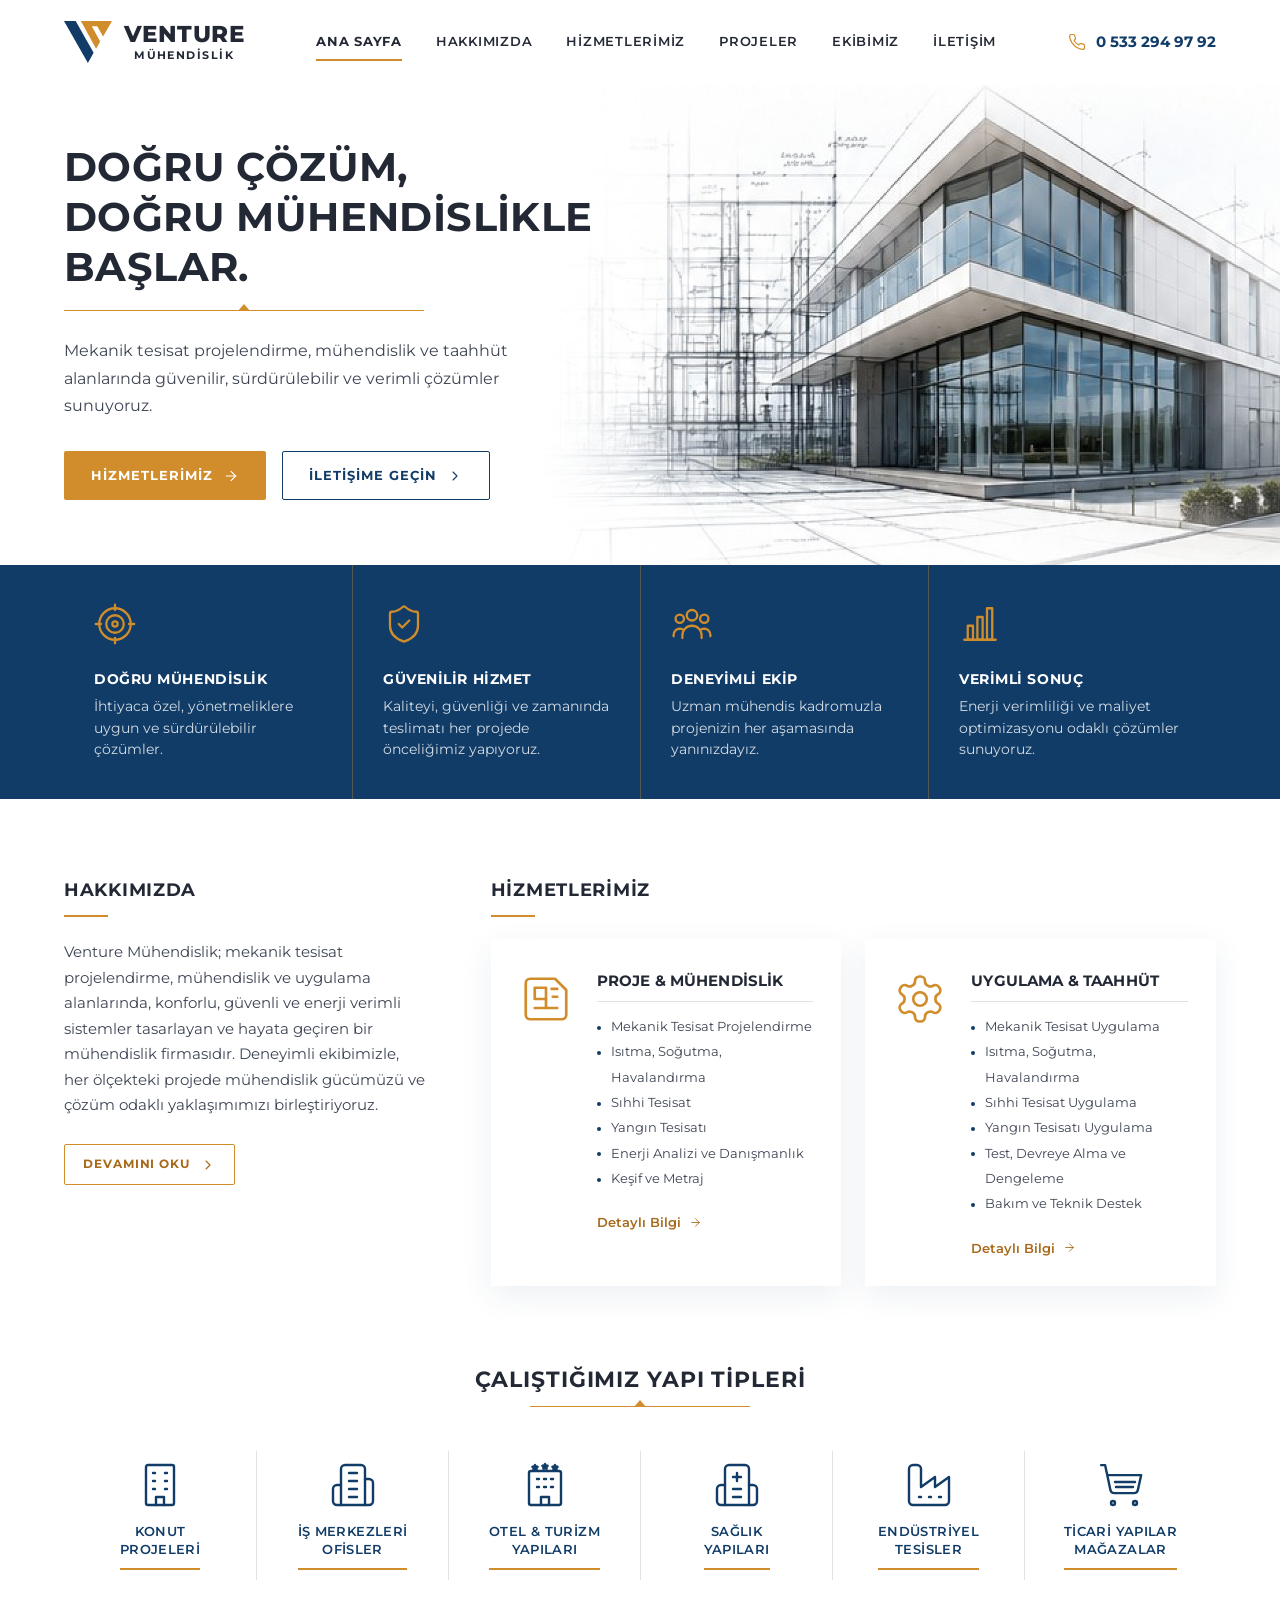
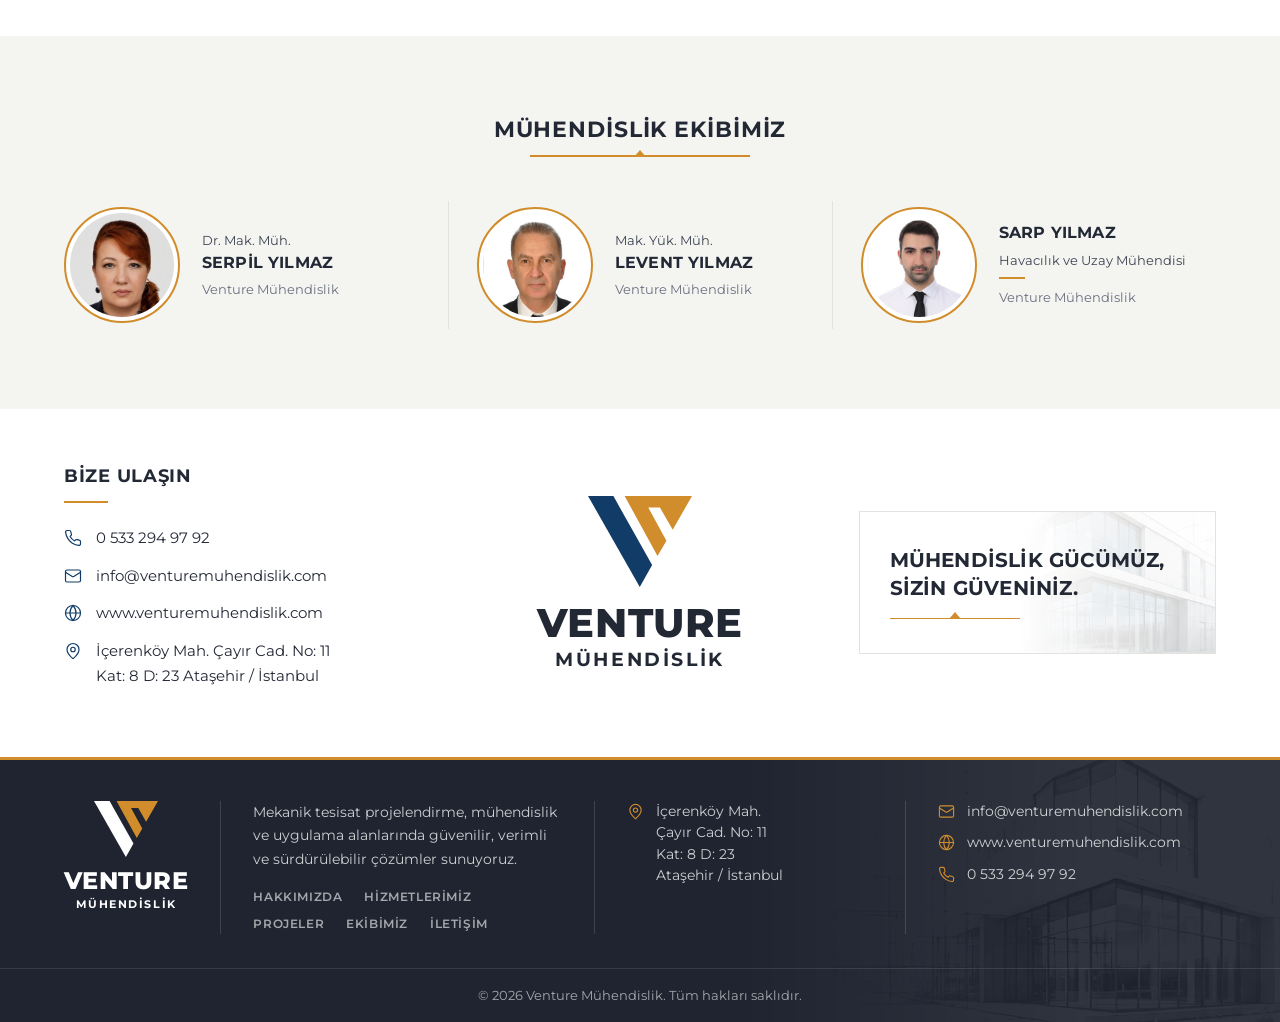
<file: index.html>
<!doctype html>
<html lang="tr">
<head>
  <meta charset="utf-8">
  <meta name="viewport" content="width=device-width, initial-scale=1">
  <title>Venture Mühendislik | Mekanik Tesisat Proje, Mühendislik ve Taahhüt</title>
  <meta name="description" content="Venture Mühendislik; mekanik tesisat projelendirme, mühendislik ve taahhüt alanlarında güvenilir, sürdürülebilir ve verimli çözümler sunar.">
  <link rel="icon" href="assets/img/favicon.svg" type="image/svg+xml">
  <link rel="preconnect" href="https://fonts.googleapis.com">
  <link rel="preconnect" href="https://fonts.gstatic.com" crossorigin>
  <link href="https://fonts.googleapis.com/css2?family=Montserrat:wght@400;500;600;700;800&display=swap" rel="stylesheet">
  <link rel="stylesheet" href="assets/css/style.css">
</head>
<body>

<header class="site-header">
  <div class="container">
    <a href="index.html" class="logo" aria-label="Venture Mühendislik ana sayfa">
      <img class="logo__mark" src="assets/img/logo-mark.svg" alt="" width="48" height="42">
      <span class="logo__text"><span class="logo__name">VENTURE</span><span class="logo__tag">MÜHENDİSLİK</span></span>
    </a>
    <nav class="nav" id="site-nav" aria-label="Ana menü">
      <a href="index.html" aria-current="page">ANA SAYFA</a>
      <a href="hakkimizda.html">HAKKIMIZDA</a>
      <a href="hizmetlerimiz.html">HİZMETLERİMİZ</a>
      <a href="projelerimiz.html">PROJELER</a>
      <a href="ekibimiz.html">EKİBİMİZ</a>
      <a href="iletisim.html">İLETİŞİM</a>
    </nav>
    <a class="header-phone" href="tel:+905332949792"><svg class="ic"><use href="#i-phone"/></svg><span>0 533 294 97 92</span></a>
    <button class="nav-toggle" type="button" aria-controls="site-nav" aria-expanded="false" aria-label="Menü"><svg class="ic"><use href="#i-menu"/></svg></button>
  </div>
</header>

<main>
  <!-- Hero -->
  <section class="hero">
    <div class="hero__media"><img src="assets/img/hero-building.jpg" alt="Modern cam cepheli bina ve teknik çizim katmanları"></div>
    <div class="container">
      <div class="hero__content">
        <h1 class="hero__title">Doğru çözüm,<br>doğru mühendislikle başlar.</h1>
        <span class="rule-tri"></span>
        <p class="hero__lead">Mekanik tesisat projelendirme, mühendislik ve taahhüt alanlarında güvenilir, sürdürülebilir ve verimli çözümler sunuyoruz.</p>
        <div class="hero__actions">
          <a href="hizmetlerimiz.html" class="btn btn--gold">Hizmetlerimiz <svg class="ic"><use href="#i-arrow"/></svg></a>
          <a href="iletisim.html" class="btn btn--outline">İletişime geçin <svg class="ic"><use href="#i-chevron"/></svg></a>
        </div>
      </div>
    </div>
  </section>

  <!-- Highlights -->
  <section class="band" aria-label="Öne çıkanlar">
    <div class="container">
      <div class="band__item reveal">
        <svg class="ic"><use href="#i-target"/></svg>
        <h3>Doğru Mühendislik</h3>
        <p>İhtiyaca özel, yönetmeliklere uygun ve sürdürülebilir çözümler.</p>
      </div>
      <div class="band__item reveal">
        <svg class="ic"><use href="#i-shield"/></svg>
        <h3>Güvenilir Hizmet</h3>
        <p>Kaliteyi, güvenliği ve zamanında teslimatı her projede önceliğimiz yapıyoruz.</p>
      </div>
      <div class="band__item reveal">
        <svg class="ic"><use href="#i-users"/></svg>
        <h3>Deneyimli Ekip</h3>
        <p>Uzman mühendis kadromuzla projenizin her aşamasında yanınızdayız.</p>
      </div>
      <div class="band__item reveal">
        <svg class="ic"><use href="#i-chart"/></svg>
        <h3>Verimli Sonuç</h3>
        <p>Enerji verimliliği ve maliyet optimizasyonu odaklı çözümler sunuyoruz.</p>
      </div>
    </div>
  </section>

  <!-- About + Services -->
  <section class="section">
    <div class="container home-intro">
      <div class="home-intro__about reveal">
        <h2 class="eyebrow-title">Hakkımızda</h2>
        <span class="rule"></span>
        <p>Venture Mühendislik; mekanik tesisat projelendirme, mühendislik ve uygulama alanlarında, konforlu, güvenli ve enerji verimli sistemler tasarlayan ve hayata geçiren bir mühendislik firmasıdır. Deneyimli ekibimizle, her ölçekteki projede mühendislik gücümüzü ve çözüm odaklı yaklaşımımızı birleştiriyoruz.</p>
        <a href="hakkimizda.html" class="btn btn--outline-gold btn--sm">Devamını oku <svg class="ic"><use href="#i-chevron"/></svg></a>
      </div>
      <div class="reveal">
        <h2 class="eyebrow-title">Hizmetlerimiz</h2>
        <span class="rule"></span>
        <div class="service-cards">
          <article class="service-card">
            <svg class="ic"><use href="#i-blueprint"/></svg>
            <div>
              <h3>Proje &amp; Mühendislik</h3>
              <ul>
                <li>Mekanik Tesisat Projelendirme</li>
                <li>Isıtma, Soğutma, Havalandırma</li>
                <li>Sıhhi Tesisat</li>
                <li>Yangın Tesisatı</li>
                <li>Enerji Analizi ve Danışmanlık</li>
                <li>Keşif ve Metraj</li>
              </ul>
              <a href="hizmetlerimiz.html#proje-muhendislik" class="link-arrow">Detaylı Bilgi <svg class="ic"><use href="#i-arrow"/></svg></a>
            </div>
          </article>
          <article class="service-card">
            <svg class="ic"><use href="#i-gear"/></svg>
            <div>
              <h3>Uygulama &amp; Taahhüt</h3>
              <ul>
                <li>Mekanik Tesisat Uygulama</li>
                <li>Isıtma, Soğutma, Havalandırma</li>
                <li>Sıhhi Tesisat Uygulama</li>
                <li>Yangın Tesisatı Uygulama</li>
                <li>Test, Devreye Alma ve Dengeleme</li>
                <li>Bakım ve Teknik Destek</li>
              </ul>
              <a href="hizmetlerimiz.html#uygulama-taahhut" class="link-arrow">Detaylı Bilgi <svg class="ic"><use href="#i-arrow"/></svg></a>
            </div>
          </article>
        </div>
      </div>
    </div>
  </section>

  <!-- Building types -->
  <section class="section section--tight" style="padding-top:0">
    <div class="container">
      <div class="section-title reveal">
        <h2>Çalıştığımız Yapı Tipleri</h2>
        <span class="rule-tri"></span>
      </div>
      <div class="types reveal">
        <a class="type" href="projelerimiz.html?kategori=konut"><svg class="ic"><use href="#i-residential"/></svg><span>Konut<br>Projeleri</span></a>
        <a class="type" href="projelerimiz.html?kategori=ofis"><svg class="ic"><use href="#i-office"/></svg><span>İş Merkezleri<br>Ofisler</span></a>
        <a class="type" href="projelerimiz.html?kategori=otel"><svg class="ic"><use href="#i-hotel"/></svg><span>Otel &amp; Turizm<br>Yapıları</span></a>
        <a class="type" href="projelerimiz.html?kategori=saglik"><svg class="ic"><use href="#i-hospital"/></svg><span>Sağlık<br>Yapıları</span></a>
        <a class="type" href="projelerimiz.html?kategori=endustriyel"><svg class="ic"><use href="#i-factory"/></svg><span>Endüstriyel<br>Tesisler</span></a>
        <a class="type" href="projelerimiz.html?kategori=ticari"><svg class="ic"><use href="#i-cart"/></svg><span>Ticari Yapılar<br>Mağazalar</span></a>
      </div>
    </div>
  </section>

  <!-- Team -->
  <section class="section section--beige">
    <div class="container">
      <div class="section-title reveal">
        <h2>Mühendislik Ekibimiz</h2>
        <span class="rule-tri"></span>
      </div>
      <div class="team-row reveal">
        <a class="team-mini" href="ekibimiz.html">
          <div class="team-mini__photo"><img src="assets/img/team-serpil.jpg" alt="Dr. Mak. Müh. Serpil Yılmaz"></div>
          <div>
            <div class="team-mini__title">Dr. Mak. Müh.</div>
            <h3>Serpil Yılmaz</h3>
            <div class="team-mini__role">Venture Mühendislik</div>
          </div>
        </a>
        <a class="team-mini" href="ekibimiz.html">
          <div class="team-mini__photo"><img src="assets/img/team-levent.jpg" alt="Mak. Yük. Müh. Levent Yılmaz"></div>
          <div>
            <div class="team-mini__title">Mak. Yük. Müh.</div>
            <h3>Levent Yılmaz</h3>
            <div class="team-mini__role">Venture Mühendislik</div>
          </div>
        </a>
        <a class="team-mini" href="ekibimiz.html">
          <div class="team-mini__photo"><img src="assets/img/team-sarp.jpg" alt="Sarp Yılmaz"></div>
          <div>
            <h3>Sarp Yılmaz</h3>
            <div class="team-mini__title">Havacılık ve Uzay Mühendisi</div>
            <span class="rule"></span>
            <div class="team-mini__role">Venture Mühendislik</div>
          </div>
        </a>
      </div>
    </div>
  </section>

  <!-- Contact strip -->
  <section class="section section--tight">
    <div class="container home-contact">
      <div class="reveal">
        <h2 class="eyebrow-title">Bize Ulaşın</h2>
        <span class="rule"></span>
        <ul class="contact-list">
          <li><svg class="ic"><use href="#i-phone"/></svg><a href="tel:+905332949792">0 533 294 97 92</a></li>
          <li><svg class="ic"><use href="#i-mail"/></svg><a href="mailto:info@venturemuhendislik.com">info@venturemuhendislik.com</a></li>
          <li><svg class="ic"><use href="#i-globe"/></svg><a href="https://www.venturemuhendislik.com">www.venturemuhendislik.com</a></li>
          <li><svg class="ic"><use href="#i-pin"/></svg><span>İçerenköy Mah. Çayır Cad. No: 11<br>Kat: 8 D: 23 Ataşehir / İstanbul</span></li>
        </ul>
      </div>
      <div class="reveal" style="display:flex;justify-content:center">
        <span class="logo logo--stacked">
          <img class="logo__mark" src="assets/img/logo-mark.svg" alt="" width="48" height="42">
          <span class="logo__text"><span class="logo__name">VENTURE</span><span class="logo__tag">MÜHENDİSLİK</span></span>
        </span>
      </div>
      <div class="slogan-box reveal">
        <h3>Mühendislik gücümüz,<br>sizin güveniniz.</h3>
        <span class="rule-tri"></span>
      </div>
    </div>
  </section>
</main>

<footer class="site-footer">
  <div class="container footer-main">
    <div>
      <a href="index.html" class="logo logo--stacked logo--light logo--footer" aria-label="Venture Mühendislik">
        <img class="logo__mark" src="assets/img/logo-mark-light.svg" alt="" width="64" height="56">
        <span class="logo__text"><span class="logo__name">VENTURE</span><span class="logo__tag">MÜHENDİSLİK</span></span>
      </a>
    </div>
    <div>
      <p>Mekanik tesisat projelendirme, mühendislik ve uygulama alanlarında güvenilir, verimli ve sürdürülebilir çözümler sunuyoruz.</p>
      <nav class="footer-nav" aria-label="Alt menü">
        <a href="hakkimizda.html">Hakkımızda</a>
        <a href="hizmetlerimiz.html">Hizmetlerimiz</a>
        <a href="projelerimiz.html">Projeler</a>
        <a href="ekibimiz.html">Ekibimiz</a>
        <a href="iletisim.html">İletişim</a>
      </nav>
    </div>
    <div>
      <ul class="footer-list">
        <li><svg class="ic"><use href="#i-pin"/></svg><span>İçerenköy Mah.<br>Çayır Cad. No: 11<br>Kat: 8 D: 23<br>Ataşehir / İstanbul</span></li>
      </ul>
    </div>
    <div>
      <ul class="footer-list">
        <li><svg class="ic"><use href="#i-mail"/></svg><a href="mailto:info@venturemuhendislik.com">info@venturemuhendislik.com</a></li>
        <li><svg class="ic"><use href="#i-globe"/></svg><a href="https://www.venturemuhendislik.com">www.venturemuhendislik.com</a></li>
        <li><svg class="ic"><use href="#i-phone"/></svg><a href="tel:+905332949792">0 533 294 97 92</a></li>
      </ul>
    </div>
  </div>
  <div class="footer-bottom">© <span data-year>2026</span> Venture Mühendislik. Tüm hakları saklıdır.</div>
</footer>

<script src="assets/js/main.js"></script>
</body>
</html>
</file>
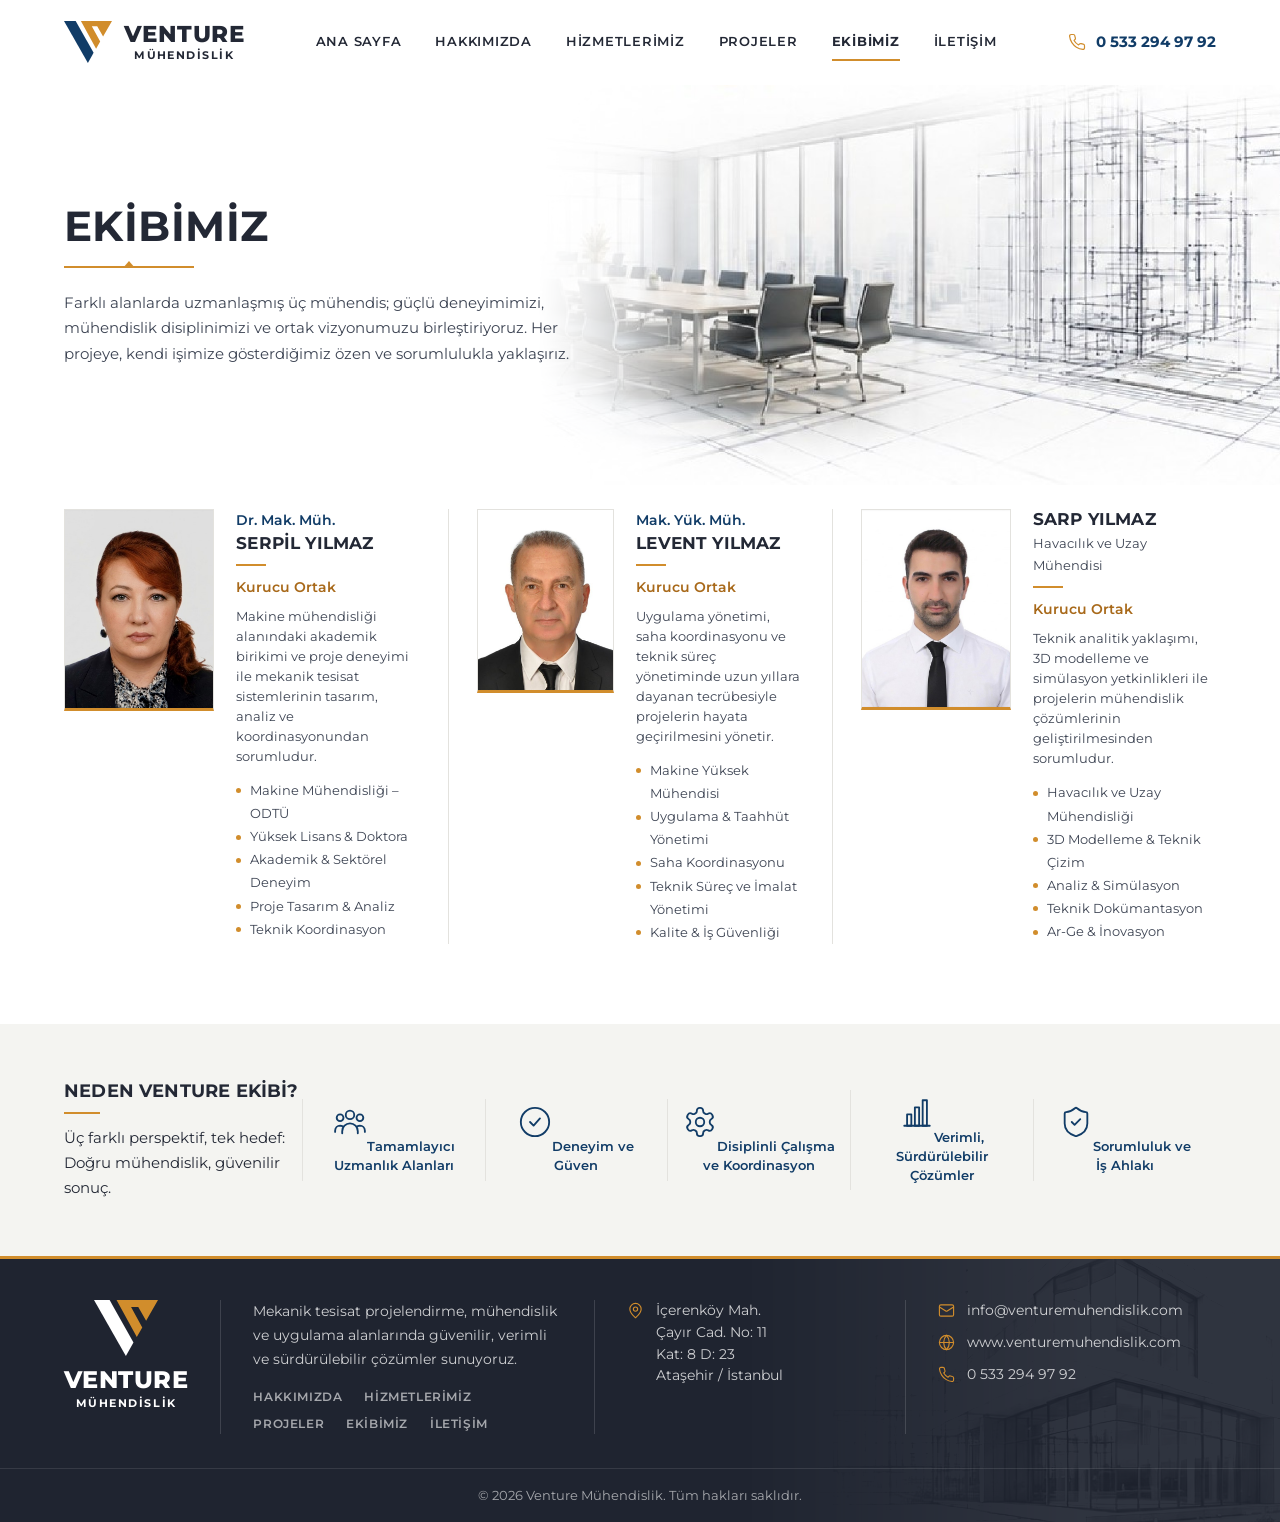
<file: ekibimiz.html>
<!doctype html>
<html lang="tr">
<head>
  <meta charset="utf-8">
  <meta name="viewport" content="width=device-width, initial-scale=1">
  <title>Ekibimiz | Venture Mühendislik</title>
  <meta name="description" content="Farklı alanlarda uzmanlaşmış üç mühendis: Dr. Mak. Müh. Serpil Yılmaz, Mak. Yük. Müh. Levent Yılmaz ve Sarp Yılmaz.">
  <link rel="icon" href="assets/img/favicon.svg" type="image/svg+xml">
  <link rel="preconnect" href="https://fonts.googleapis.com">
  <link rel="preconnect" href="https://fonts.gstatic.com" crossorigin>
  <link href="https://fonts.googleapis.com/css2?family=Montserrat:wght@400;500;600;700;800&display=swap" rel="stylesheet">
  <link rel="stylesheet" href="assets/css/style.css">
</head>
<body>

<header class="site-header">
  <div class="container">
    <a href="index.html" class="logo" aria-label="Venture Mühendislik ana sayfa">
      <img class="logo__mark" src="assets/img/logo-mark.svg" alt="" width="48" height="42">
      <span class="logo__text"><span class="logo__name">VENTURE</span><span class="logo__tag">MÜHENDİSLİK</span></span>
    </a>
    <nav class="nav" id="site-nav" aria-label="Ana menü">
      <a href="index.html">ANA SAYFA</a>
      <a href="hakkimizda.html">HAKKIMIZDA</a>
      <a href="hizmetlerimiz.html">HİZMETLERİMİZ</a>
      <a href="projelerimiz.html">PROJELER</a>
      <a href="ekibimiz.html" aria-current="page">EKİBİMİZ</a>
      <a href="iletisim.html">İLETİŞİM</a>
    </nav>
    <a class="header-phone" href="tel:+905332949792"><svg class="ic"><use href="#i-phone"/></svg><span>0 533 294 97 92</span></a>
    <button class="nav-toggle" type="button" aria-controls="site-nav" aria-expanded="false" aria-label="Menü"><svg class="ic"><use href="#i-menu"/></svg></button>
  </div>
</header>

<main>
  <section class="hero hero--page">
    <div class="hero__media"><img src="assets/img/hero-team.jpg" alt="Toplantı salonu ve mimari çizim katmanları"></div>
    <div class="container">
      <div class="hero__content">
        <h1 class="hero__title">Ekibimiz</h1>
        <span class="rule-tri"></span>
        <p class="hero__lead">Farklı alanlarda uzmanlaşmış üç mühendis; güçlü deneyimimizi, mühendislik disiplinimizi ve ortak vizyonumuzu birleştiriyoruz. Her projeye, kendi işimize gösterdiğimiz özen ve sorumlulukla yaklaşırız.</p>
      </div>
    </div>
  </section>

  <section class="section" style="padding-top:24px">
    <div class="container team-cards">
      <article class="member reveal">
        <div class="member__photo"><img src="assets/img/team-serpil.jpg" alt="Dr. Mak. Müh. Serpil Yılmaz"></div>
        <div>
          <div class="member__title">Dr. Mak. Müh.</div>
          <h3>Serpil Yılmaz</h3>
          <span class="rule"></span>
          <div class="member__role">Kurucu Ortak</div>
          <p class="member__bio">Makine mühendisliği alanındaki akademik birikimi ve proje deneyimi ile mekanik tesisat sistemlerinin tasarım, analiz ve koordinasyonundan sorumludur.</p>
          <ul class="member__skills">
            <li>Makine Mühendisliği – ODTÜ</li>
            <li>Yüksek Lisans &amp; Doktora</li>
            <li>Akademik &amp; Sektörel Deneyim</li>
            <li>Proje Tasarım &amp; Analiz</li>
            <li>Teknik Koordinasyon</li>
          </ul>
        </div>
      </article>
      <article class="member reveal">
        <div class="member__photo"><img src="assets/img/team-levent.jpg" alt="Mak. Yük. Müh. Levent Yılmaz"></div>
        <div>
          <div class="member__title">Mak. Yük. Müh.</div>
          <h3>Levent Yılmaz</h3>
          <span class="rule"></span>
          <div class="member__role">Kurucu Ortak</div>
          <p class="member__bio">Uygulama yönetimi, saha koordinasyonu ve teknik süreç yönetiminde uzun yıllara dayanan tecrübesiyle projelerin hayata geçirilmesini yönetir.</p>
          <ul class="member__skills">
            <li>Makine Yüksek Mühendisi</li>
            <li>Uygulama &amp; Taahhüt Yönetimi</li>
            <li>Saha Koordinasyonu</li>
            <li>Teknik Süreç ve İmalat Yönetimi</li>
            <li>Kalite &amp; İş Güvenliği</li>
          </ul>
        </div>
      </article>
      <article class="member reveal">
        <div class="member__photo"><img src="assets/img/team-sarp.jpg" alt="Sarp Yılmaz"></div>
        <div>
          <h3>Sarp Yılmaz</h3>
          <div class="member__sub">Havacılık ve Uzay Mühendisi</div>
          <span class="rule"></span>
          <div class="member__role">Kurucu Ortak</div>
          <p class="member__bio">Teknik analitik yaklaşımı, 3D modelleme ve simülasyon yetkinlikleri ile projelerin mühendislik çözümlerinin geliştirilmesinden sorumludur.</p>
          <ul class="member__skills">
            <li>Havacılık ve Uzay Mühendisliği</li>
            <li>3D Modelleme &amp; Teknik Çizim</li>
            <li>Analiz &amp; Simülasyon</li>
            <li>Teknik Dokümantasyon</li>
            <li>Ar-Ge &amp; İnovasyon</li>
          </ul>
        </div>
      </article>
    </div>
  </section>

  <section class="section section--beige section--tight">
    <div class="container why reveal">
      <div class="why__intro">
        <h2>Neden Venture Ekibi?</h2>
        <span class="rule"></span>
        <p>Üç farklı perspektif, tek hedef:<br>Doğru mühendislik, güvenilir sonuç.</p>
      </div>
      <div class="why__item"><svg class="ic"><use href="#i-users"/></svg>Tamamlayıcı<br>Uzmanlık Alanları</div>
      <div class="why__item"><svg class="ic"><use href="#i-check"/></svg>Deneyim ve<br>Güven</div>
      <div class="why__item"><svg class="ic"><use href="#i-gear"/></svg>Disiplinli Çalışma<br>ve Koordinasyon</div>
      <div class="why__item"><svg class="ic"><use href="#i-chart"/></svg>Verimli, Sürdürülebilir<br>Çözümler</div>
      <div class="why__item"><svg class="ic"><use href="#i-shield"/></svg>Sorumluluk ve<br>İş Ahlakı</div>
    </div>
  </section>
</main>

<footer class="site-footer">
  <div class="container footer-main">
    <div>
      <a href="index.html" class="logo logo--stacked logo--light logo--footer" aria-label="Venture Mühendislik">
        <img class="logo__mark" src="assets/img/logo-mark-light.svg" alt="" width="64" height="56">
        <span class="logo__text"><span class="logo__name">VENTURE</span><span class="logo__tag">MÜHENDİSLİK</span></span>
      </a>
    </div>
    <div>
      <p>Mekanik tesisat projelendirme, mühendislik ve uygulama alanlarında güvenilir, verimli ve sürdürülebilir çözümler sunuyoruz.</p>
      <nav class="footer-nav" aria-label="Alt menü">
        <a href="hakkimizda.html">Hakkımızda</a>
        <a href="hizmetlerimiz.html">Hizmetlerimiz</a>
        <a href="projelerimiz.html">Projeler</a>
        <a href="ekibimiz.html">Ekibimiz</a>
        <a href="iletisim.html">İletişim</a>
      </nav>
    </div>
    <div>
      <ul class="footer-list">
        <li><svg class="ic"><use href="#i-pin"/></svg><span>İçerenköy Mah.<br>Çayır Cad. No: 11<br>Kat: 8 D: 23<br>Ataşehir / İstanbul</span></li>
      </ul>
    </div>
    <div>
      <ul class="footer-list">
        <li><svg class="ic"><use href="#i-mail"/></svg><a href="mailto:info@venturemuhendislik.com">info@venturemuhendislik.com</a></li>
        <li><svg class="ic"><use href="#i-globe"/></svg><a href="https://www.venturemuhendislik.com">www.venturemuhendislik.com</a></li>
        <li><svg class="ic"><use href="#i-phone"/></svg><a href="tel:+905332949792">0 533 294 97 92</a></li>
      </ul>
    </div>
  </div>
  <div class="footer-bottom">© <span data-year>2026</span> Venture Mühendislik. Tüm hakları saklıdır.</div>
</footer>

<script src="assets/js/main.js"></script>
</body>
</html>
</file>
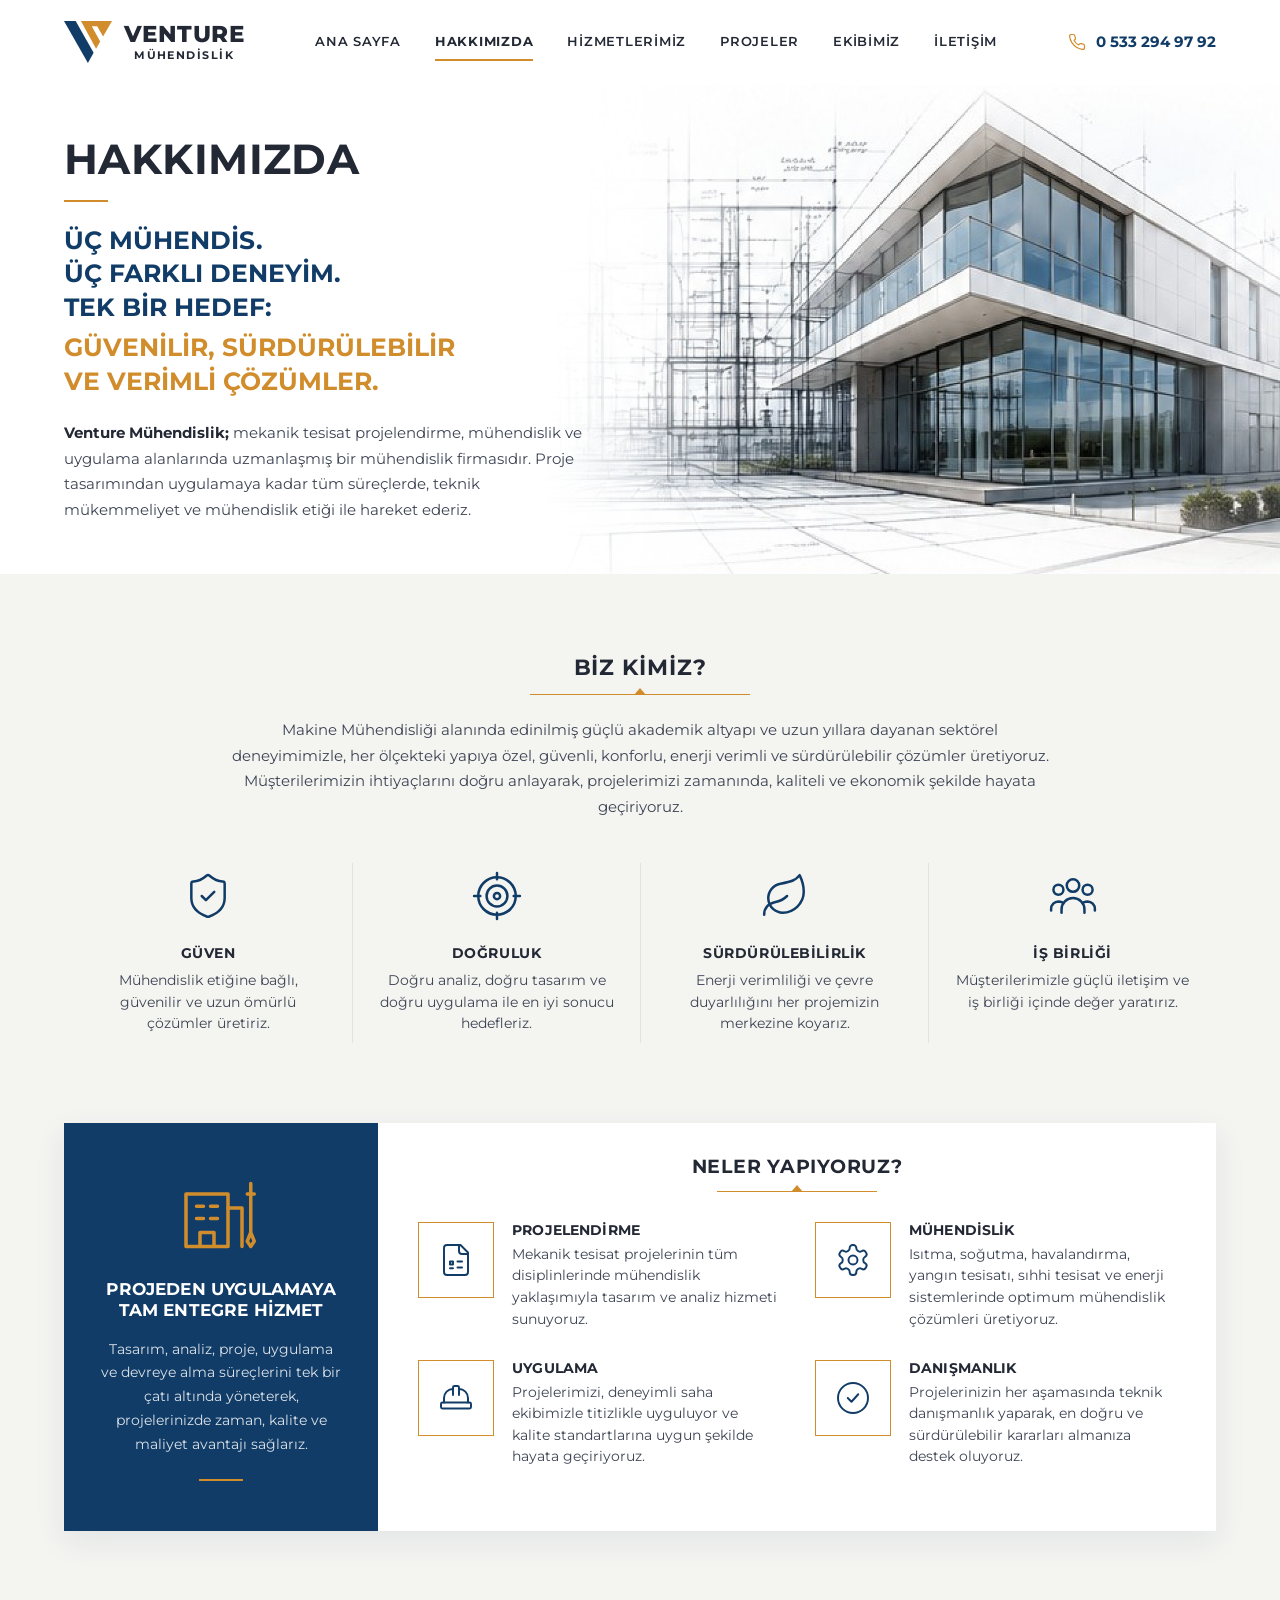
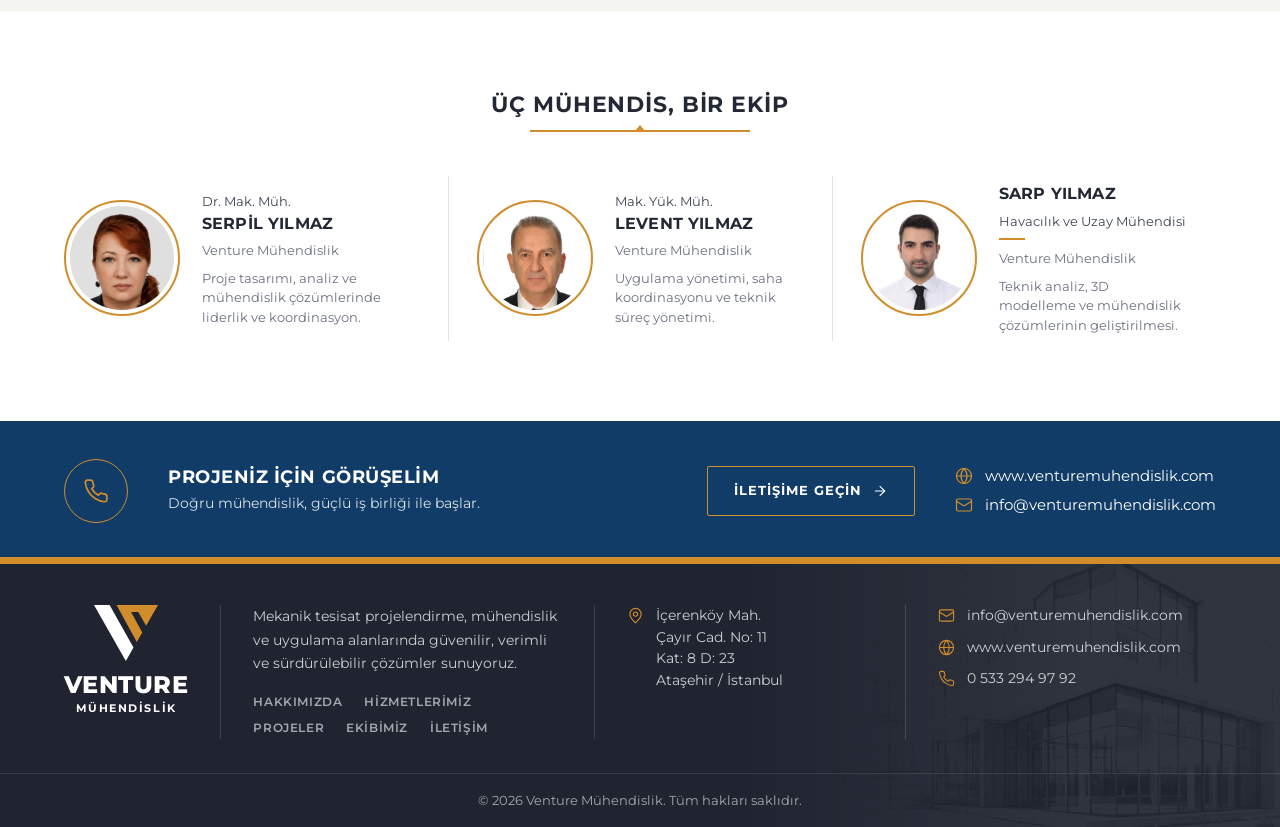
<file: hakkimizda.html>
<!doctype html>
<html lang="tr">
<head>
  <meta charset="utf-8">
  <meta name="viewport" content="width=device-width, initial-scale=1">
  <title>Hakkımızda | Venture Mühendislik</title>
  <meta name="description" content="Üç mühendis, üç farklı deneyim, tek bir hedef: güvenilir, sürdürülebilir ve verimli mekanik tesisat çözümleri.">
  <link rel="icon" href="assets/img/favicon.svg" type="image/svg+xml">
  <link rel="preconnect" href="https://fonts.googleapis.com">
  <link rel="preconnect" href="https://fonts.gstatic.com" crossorigin>
  <link href="https://fonts.googleapis.com/css2?family=Montserrat:wght@400;500;600;700;800&display=swap" rel="stylesheet">
  <link rel="stylesheet" href="assets/css/style.css">
</head>
<body>

<header class="site-header">
  <div class="container">
    <a href="index.html" class="logo" aria-label="Venture Mühendislik ana sayfa">
      <img class="logo__mark" src="assets/img/logo-mark.svg" alt="" width="48" height="42">
      <span class="logo__text"><span class="logo__name">VENTURE</span><span class="logo__tag">MÜHENDİSLİK</span></span>
    </a>
    <nav class="nav" id="site-nav" aria-label="Ana menü">
      <a href="index.html">ANA SAYFA</a>
      <a href="hakkimizda.html" aria-current="page">HAKKIMIZDA</a>
      <a href="hizmetlerimiz.html">HİZMETLERİMİZ</a>
      <a href="projelerimiz.html">PROJELER</a>
      <a href="ekibimiz.html">EKİBİMİZ</a>
      <a href="iletisim.html">İLETİŞİM</a>
    </nav>
    <a class="header-phone" href="tel:+905332949792"><svg class="ic"><use href="#i-phone"/></svg><span>0 533 294 97 92</span></a>
    <button class="nav-toggle" type="button" aria-controls="site-nav" aria-expanded="false" aria-label="Menü"><svg class="ic"><use href="#i-menu"/></svg></button>
  </div>
</header>

<main>
  <section class="hero hero--page">
    <div class="hero__media"><img src="assets/img/hero-building.jpg" alt="Modern cam cepheli bina ve teknik çizim katmanları"></div>
    <div class="container">
      <div class="hero__content">
        <h1 class="hero__title">Hakkımızda</h1>
        <span class="rule" style="margin:14px 0 22px"></span>
        <p class="hero__sub">Üç mühendis.<br>Üç farklı deneyim.<br>Tek bir hedef:<span class="accent">Güvenilir, sürdürülebilir<br>ve verimli çözümler.</span></p>
        <p class="hero__lead" style="margin-top:22px"><strong style="color:var(--ink)">Venture Mühendislik;</strong> mekanik tesisat projelendirme, mühendislik ve uygulama alanlarında uzmanlaşmış bir mühendislik firmasıdır. Proje tasarımından uygulamaya kadar tüm süreçlerde, teknik mükemmeliyet ve mühendislik etiği ile hareket ederiz.</p>
      </div>
    </div>
  </section>

  <!-- Who we are -->
  <section class="section section--beige">
    <div class="container">
      <div class="section-title reveal">
        <h2>Biz Kimiz?</h2>
        <span class="rule-tri"></span>
        <p>Makine Mühendisliği alanında edinilmiş güçlü akademik altyapı ve uzun yıllara dayanan sektörel deneyimimizle, her ölçekteki yapıya özel, güvenli, konforlu, enerji verimli ve sürdürülebilir çözümler üretiyoruz. Müşterilerimizin ihtiyaçlarını doğru anlayarak, projelerimizi zamanında, kaliteli ve ekonomik şekilde hayata geçiriyoruz.</p>
      </div>
      <div class="values reveal">
        <div class="value">
          <svg class="ic"><use href="#i-shield"/></svg>
          <h3>Güven</h3>
          <p>Mühendislik etiğine bağlı, güvenilir ve uzun ömürlü çözümler üretiriz.</p>
        </div>
        <div class="value">
          <svg class="ic"><use href="#i-target"/></svg>
          <h3>Doğruluk</h3>
          <p>Doğru analiz, doğru tasarım ve doğru uygulama ile en iyi sonucu hedefleriz.</p>
        </div>
        <div class="value">
          <svg class="ic"><use href="#i-leaf"/></svg>
          <h3>Sürdürülebilirlik</h3>
          <p>Enerji verimliliği ve çevre duyarlılığını her projemizin merkezine koyarız.</p>
        </div>
        <div class="value">
          <svg class="ic"><use href="#i-users"/></svg>
          <h3>İş Birliği</h3>
          <p>Müşterilerimizle güçlü iletişim ve iş birliği içinde değer yaratırız.</p>
        </div>
      </div>
    </div>
  </section>

  <!-- What we do -->
  <section class="section section--beige" style="padding-top:0">
    <div class="container">
      <div class="whatwedo reveal">
        <div class="whatwedo__lead">
          <svg class="ic"><use href="#i-integrated"/></svg>
          <h3>Projeden uygulamaya<br>tam entegre hizmet</h3>
          <p>Tasarım, analiz, proje, uygulama ve devreye alma süreçlerini tek bir çatı altında yöneterek, projelerinizde zaman, kalite ve maliyet avantajı sağlarız.</p>
          <span class="rule"></span>
        </div>
        <div class="whatwedo__body">
          <div class="section-title">
            <h2 style="font-size:19px">Neler Yapıyoruz?</h2>
            <span class="rule-tri" style="width:160px"></span>
          </div>
          <div class="whatwedo__grid">
            <div class="icon-item">
              <div class="icon-box"><svg class="ic"><use href="#i-doc"/></svg></div>
              <div><h4>Projelendirme</h4><p>Mekanik tesisat projelerinin tüm disiplinlerinde mühendislik yaklaşımıyla tasarım ve analiz hizmeti sunuyoruz.</p></div>
            </div>
            <div class="icon-item">
              <div class="icon-box"><svg class="ic"><use href="#i-gear"/></svg></div>
              <div><h4>Mühendislik</h4><p>Isıtma, soğutma, havalandırma, yangın tesisatı, sıhhi tesisat ve enerji sistemlerinde optimum mühendislik çözümleri üretiyoruz.</p></div>
            </div>
            <div class="icon-item">
              <div class="icon-box"><svg class="ic"><use href="#i-hardhat"/></svg></div>
              <div><h4>Uygulama</h4><p>Projelerimizi, deneyimli saha ekibimizle titizlikle uyguluyor ve kalite standartlarına uygun şekilde hayata geçiriyoruz.</p></div>
            </div>
            <div class="icon-item">
              <div class="icon-box"><svg class="ic"><use href="#i-check"/></svg></div>
              <div><h4>Danışmanlık</h4><p>Projelerinizin her aşamasında teknik danışmanlık yaparak, en doğru ve sürdürülebilir kararları almanıza destek oluyoruz.</p></div>
            </div>
          </div>
        </div>
      </div>
    </div>
  </section>

  <!-- Team -->
  <section class="section">
    <div class="container">
      <div class="section-title reveal">
        <h2>Üç Mühendis, Bir Ekip</h2>
        <span class="rule-tri"></span>
      </div>
      <div class="team-row reveal">
        <a class="team-mini" href="ekibimiz.html">
          <div class="team-mini__photo"><img src="assets/img/team-serpil.jpg" alt="Dr. Mak. Müh. Serpil Yılmaz"></div>
          <div>
            <div class="team-mini__title">Dr. Mak. Müh.</div>
            <h3>Serpil Yılmaz</h3>
            <div class="team-mini__role">Venture Mühendislik</div>
            <p class="team-mini__desc">Proje tasarımı, analiz ve mühendislik çözümlerinde liderlik ve koordinasyon.</p>
          </div>
        </a>
        <a class="team-mini" href="ekibimiz.html">
          <div class="team-mini__photo"><img src="assets/img/team-levent.jpg" alt="Mak. Yük. Müh. Levent Yılmaz"></div>
          <div>
            <div class="team-mini__title">Mak. Yük. Müh.</div>
            <h3>Levent Yılmaz</h3>
            <div class="team-mini__role">Venture Mühendislik</div>
            <p class="team-mini__desc">Uygulama yönetimi, saha koordinasyonu ve teknik süreç yönetimi.</p>
          </div>
        </a>
        <a class="team-mini" href="ekibimiz.html">
          <div class="team-mini__photo"><img src="assets/img/team-sarp.jpg" alt="Sarp Yılmaz"></div>
          <div>
            <h3>Sarp Yılmaz</h3>
            <div class="team-mini__title">Havacılık ve Uzay Mühendisi</div>
            <span class="rule"></span>
            <div class="team-mini__role">Venture Mühendislik</div>
            <p class="team-mini__desc">Teknik analiz, 3D modelleme ve mühendislik çözümlerinin geliştirilmesi.</p>
          </div>
        </a>
      </div>
    </div>
  </section>

  <section class="cta">
    <div class="container">
      <div class="cta__icon"><svg class="ic"><use href="#i-phone"/></svg></div>
      <div>
        <h3>Projeniz için görüşelim</h3>
        <p>Doğru mühendislik, güçlü iş birliği ile başlar.</p>
      </div>
      <a href="iletisim.html" class="btn btn--outline-light">İletişime geçin <svg class="ic"><use href="#i-arrow"/></svg></a>
      <ul class="cta__links">
        <li><svg class="ic"><use href="#i-globe"/></svg><a href="https://www.venturemuhendislik.com">www.venturemuhendislik.com</a></li>
        <li><svg class="ic"><use href="#i-mail"/></svg><a href="mailto:info@venturemuhendislik.com">info@venturemuhendislik.com</a></li>
      </ul>
    </div>
  </section>
</main>

<footer class="site-footer">
  <div class="container footer-main">
    <div>
      <a href="index.html" class="logo logo--stacked logo--light logo--footer" aria-label="Venture Mühendislik">
        <img class="logo__mark" src="assets/img/logo-mark-light.svg" alt="" width="64" height="56">
        <span class="logo__text"><span class="logo__name">VENTURE</span><span class="logo__tag">MÜHENDİSLİK</span></span>
      </a>
    </div>
    <div>
      <p>Mekanik tesisat projelendirme, mühendislik ve uygulama alanlarında güvenilir, verimli ve sürdürülebilir çözümler sunuyoruz.</p>
      <nav class="footer-nav" aria-label="Alt menü">
        <a href="hakkimizda.html">Hakkımızda</a>
        <a href="hizmetlerimiz.html">Hizmetlerimiz</a>
        <a href="projelerimiz.html">Projeler</a>
        <a href="ekibimiz.html">Ekibimiz</a>
        <a href="iletisim.html">İletişim</a>
      </nav>
    </div>
    <div>
      <ul class="footer-list">
        <li><svg class="ic"><use href="#i-pin"/></svg><span>İçerenköy Mah.<br>Çayır Cad. No: 11<br>Kat: 8 D: 23<br>Ataşehir / İstanbul</span></li>
      </ul>
    </div>
    <div>
      <ul class="footer-list">
        <li><svg class="ic"><use href="#i-mail"/></svg><a href="mailto:info@venturemuhendislik.com">info@venturemuhendislik.com</a></li>
        <li><svg class="ic"><use href="#i-globe"/></svg><a href="https://www.venturemuhendislik.com">www.venturemuhendislik.com</a></li>
        <li><svg class="ic"><use href="#i-phone"/></svg><a href="tel:+905332949792">0 533 294 97 92</a></li>
      </ul>
    </div>
  </div>
  <div class="footer-bottom">© <span data-year>2026</span> Venture Mühendislik. Tüm hakları saklıdır.</div>
</footer>

<script src="assets/js/main.js"></script>
</body>
</html>
</file>
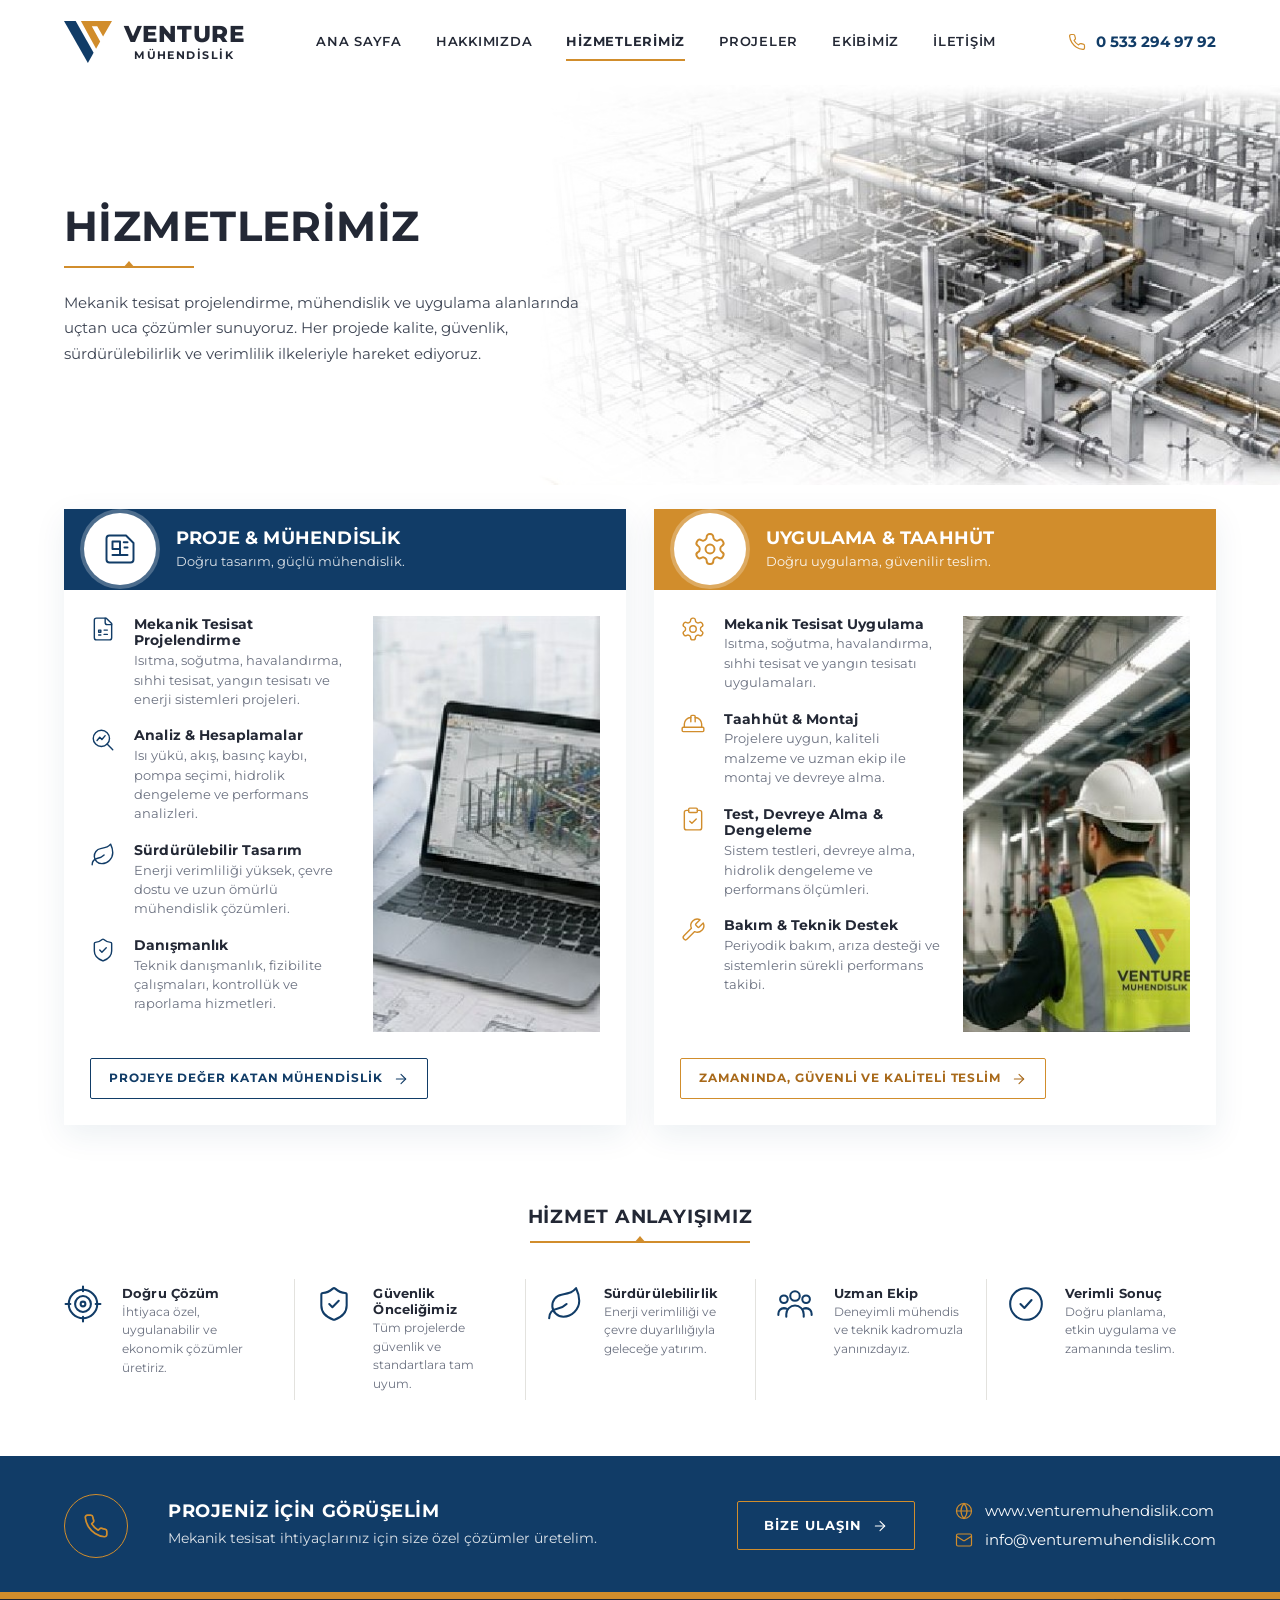
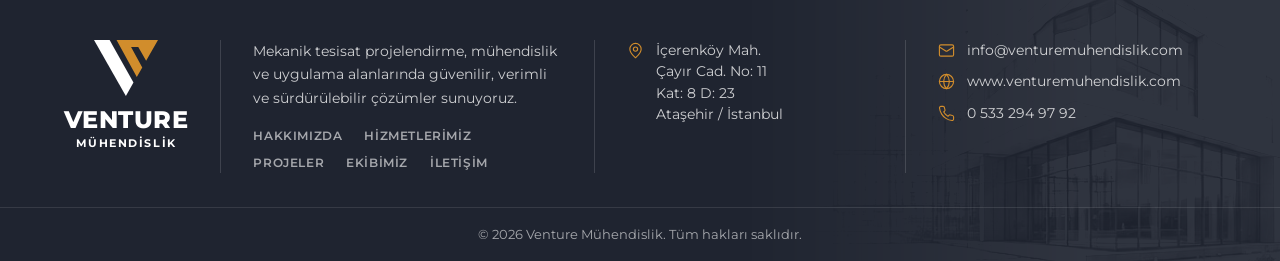
<file: hizmetlerimiz.html>
<!doctype html>
<html lang="tr">
<head>
  <meta charset="utf-8">
  <meta name="viewport" content="width=device-width, initial-scale=1">
  <title>Hizmetlerimiz | Venture Mühendislik</title>
  <meta name="description" content="Mekanik tesisat projelendirme, mühendislik, uygulama ve taahhüt hizmetleri: ısıtma, soğutma, havalandırma, sıhhi tesisat ve yangın tesisatı.">
  <link rel="icon" href="assets/img/favicon.svg" type="image/svg+xml">
  <link rel="preconnect" href="https://fonts.googleapis.com">
  <link rel="preconnect" href="https://fonts.gstatic.com" crossorigin>
  <link href="https://fonts.googleapis.com/css2?family=Montserrat:wght@400;500;600;700;800&display=swap" rel="stylesheet">
  <link rel="stylesheet" href="assets/css/style.css">
</head>
<body>

<header class="site-header">
  <div class="container">
    <a href="index.html" class="logo" aria-label="Venture Mühendislik ana sayfa">
      <img class="logo__mark" src="assets/img/logo-mark.svg" alt="" width="48" height="42">
      <span class="logo__text"><span class="logo__name">VENTURE</span><span class="logo__tag">MÜHENDİSLİK</span></span>
    </a>
    <nav class="nav" id="site-nav" aria-label="Ana menü">
      <a href="index.html">ANA SAYFA</a>
      <a href="hakkimizda.html">HAKKIMIZDA</a>
      <a href="hizmetlerimiz.html" aria-current="page">HİZMETLERİMİZ</a>
      <a href="projelerimiz.html">PROJELER</a>
      <a href="ekibimiz.html">EKİBİMİZ</a>
      <a href="iletisim.html">İLETİŞİM</a>
    </nav>
    <a class="header-phone" href="tel:+905332949792"><svg class="ic"><use href="#i-phone"/></svg><span>0 533 294 97 92</span></a>
    <button class="nav-toggle" type="button" aria-controls="site-nav" aria-expanded="false" aria-label="Menü"><svg class="ic"><use href="#i-menu"/></svg></button>
  </div>
</header>

<main>
  <section class="hero hero--page">
    <div class="hero__media"><img src="assets/img/hero-services.jpg" alt="Mekanik tesisat boru sistemleri ve teknik çizim"></div>
    <div class="container">
      <div class="hero__content">
        <h1 class="hero__title">Hizmetlerimiz</h1>
        <span class="rule-tri"></span>
        <p class="hero__lead">Mekanik tesisat projelendirme, mühendislik ve uygulama alanlarında uçtan uca çözümler sunuyoruz. Her projede kalite, güvenlik, sürdürülebilirlik ve verimlilik ilkeleriyle hareket ediyoruz.</p>
      </div>
    </div>
  </section>

  <section class="section" style="padding-top:24px">
    <div class="container">
      <div class="svc-panels">
        <article class="svc-panel reveal" id="proje-muhendislik">
          <div class="svc-panel__head">
            <div class="svc-panel__badge"><svg class="ic"><use href="#i-blueprint"/></svg></div>
            <div>
              <h2>Proje &amp; Mühendislik</h2>
              <p>Doğru tasarım, güçlü mühendislik.</p>
            </div>
          </div>
          <div class="svc-panel__body">
            <ul class="svc-list">
              <li><svg class="ic"><use href="#i-doc"/></svg><div><h4>Mekanik Tesisat Projelendirme</h4><p>Isıtma, soğutma, havalandırma, sıhhi tesisat, yangın tesisatı ve enerji sistemleri projeleri.</p></div></li>
              <li><svg class="ic"><use href="#i-analysis"/></svg><div><h4>Analiz &amp; Hesaplamalar</h4><p>Isı yükü, akış, basınç kaybı, pompa seçimi, hidrolik dengeleme ve performans analizleri.</p></div></li>
              <li><svg class="ic"><use href="#i-leaf"/></svg><div><h4>Sürdürülebilir Tasarım</h4><p>Enerji verimliliği yüksek, çevre dostu ve uzun ömürlü mühendislik çözümleri.</p></div></li>
              <li><svg class="ic"><use href="#i-shield"/></svg><div><h4>Danışmanlık</h4><p>Teknik danışmanlık, fizibilite çalışmaları, kontrollük ve raporlama hizmetleri.</p></div></li>
            </ul>
            <div class="svc-panel__img"><img src="assets/img/service-design.jpg" alt="Teknik çizimler ve 3B tesisat modeli gösteren dizüstü bilgisayar" loading="lazy"></div>
          </div>
          <div class="svc-panel__foot">
            <a href="iletisim.html" class="btn btn--outline btn--sm">Projeye değer katan mühendislik <svg class="ic"><use href="#i-arrow"/></svg></a>
          </div>
        </article>

        <article class="svc-panel svc-panel--gold reveal" id="uygulama-taahhut">
          <div class="svc-panel__head">
            <div class="svc-panel__badge"><svg class="ic"><use href="#i-gear"/></svg></div>
            <div>
              <h2>Uygulama &amp; Taahhüt</h2>
              <p>Doğru uygulama, güvenilir teslim.</p>
            </div>
          </div>
          <div class="svc-panel__body">
            <ul class="svc-list">
              <li><svg class="ic"><use href="#i-gear"/></svg><div><h4>Mekanik Tesisat Uygulama</h4><p>Isıtma, soğutma, havalandırma, sıhhi tesisat ve yangın tesisatı uygulamaları.</p></div></li>
              <li><svg class="ic"><use href="#i-hardhat"/></svg><div><h4>Taahhüt &amp; Montaj</h4><p>Projelere uygun, kaliteli malzeme ve uzman ekip ile montaj ve devreye alma.</p></div></li>
              <li><svg class="ic"><use href="#i-clipcheck"/></svg><div><h4>Test, Devreye Alma &amp; Dengeleme</h4><p>Sistem testleri, devreye alma, hidrolik dengeleme ve performans ölçümleri.</p></div></li>
              <li><svg class="ic"><use href="#i-wrench"/></svg><div><h4>Bakım &amp; Teknik Destek</h4><p>Periyodik bakım, arıza desteği ve sistemlerin sürekli performans takibi.</p></div></li>
            </ul>
            <div class="svc-panel__img"><img src="assets/img/service-site.jpg" alt="Mekanik tesisat sahasında çalışan mühendis" loading="lazy"></div>
          </div>
          <div class="svc-panel__foot">
            <a href="iletisim.html" class="btn btn--outline-gold btn--sm">Zamanında, güvenli ve kaliteli teslim <svg class="ic"><use href="#i-arrow"/></svg></a>
          </div>
        </article>
      </div>
    </div>
  </section>

  <section class="section section--tight" style="padding-top:0">
    <div class="container">
      <div class="section-title reveal" style="margin-bottom:36px">
        <h2 style="font-size:19px">Hizmet Anlayışımız</h2>
        <span class="rule-tri"></span>
      </div>
      <div class="principles reveal">
        <div class="principle"><svg class="ic"><use href="#i-target"/></svg><div><h4>Doğru Çözüm</h4><p>İhtiyaca özel, uygulanabilir ve ekonomik çözümler üretiriz.</p></div></div>
        <div class="principle"><svg class="ic"><use href="#i-shield"/></svg><div><h4>Güvenlik Önceliğimiz</h4><p>Tüm projelerde güvenlik ve standartlara tam uyum.</p></div></div>
        <div class="principle"><svg class="ic"><use href="#i-leaf"/></svg><div><h4>Sürdürülebilirlik</h4><p>Enerji verimliliği ve çevre duyarlılığıyla geleceğe yatırım.</p></div></div>
        <div class="principle"><svg class="ic"><use href="#i-users"/></svg><div><h4>Uzman Ekip</h4><p>Deneyimli mühendis ve teknik kadromuzla yanınızdayız.</p></div></div>
        <div class="principle"><svg class="ic"><use href="#i-check"/></svg><div><h4>Verimli Sonuç</h4><p>Doğru planlama, etkin uygulama ve zamanında teslim.</p></div></div>
      </div>
    </div>
  </section>

  <section class="cta">
    <div class="container">
      <div class="cta__icon"><svg class="ic"><use href="#i-phone"/></svg></div>
      <div>
        <h3>Projeniz için görüşelim</h3>
        <p>Mekanik tesisat ihtiyaçlarınız için size özel çözümler üretelim.</p>
      </div>
      <a href="iletisim.html" class="btn btn--outline-light">Bize ulaşın <svg class="ic"><use href="#i-arrow"/></svg></a>
      <ul class="cta__links">
        <li><svg class="ic"><use href="#i-globe"/></svg><a href="https://www.venturemuhendislik.com">www.venturemuhendislik.com</a></li>
        <li><svg class="ic"><use href="#i-mail"/></svg><a href="mailto:info@venturemuhendislik.com">info@venturemuhendislik.com</a></li>
      </ul>
    </div>
  </section>
</main>

<footer class="site-footer">
  <div class="container footer-main">
    <div>
      <a href="index.html" class="logo logo--stacked logo--light logo--footer" aria-label="Venture Mühendislik">
        <img class="logo__mark" src="assets/img/logo-mark-light.svg" alt="" width="64" height="56">
        <span class="logo__text"><span class="logo__name">VENTURE</span><span class="logo__tag">MÜHENDİSLİK</span></span>
      </a>
    </div>
    <div>
      <p>Mekanik tesisat projelendirme, mühendislik ve uygulama alanlarında güvenilir, verimli ve sürdürülebilir çözümler sunuyoruz.</p>
      <nav class="footer-nav" aria-label="Alt menü">
        <a href="hakkimizda.html">Hakkımızda</a>
        <a href="hizmetlerimiz.html">Hizmetlerimiz</a>
        <a href="projelerimiz.html">Projeler</a>
        <a href="ekibimiz.html">Ekibimiz</a>
        <a href="iletisim.html">İletişim</a>
      </nav>
    </div>
    <div>
      <ul class="footer-list">
        <li><svg class="ic"><use href="#i-pin"/></svg><span>İçerenköy Mah.<br>Çayır Cad. No: 11<br>Kat: 8 D: 23<br>Ataşehir / İstanbul</span></li>
      </ul>
    </div>
    <div>
      <ul class="footer-list">
        <li><svg class="ic"><use href="#i-mail"/></svg><a href="mailto:info@venturemuhendislik.com">info@venturemuhendislik.com</a></li>
        <li><svg class="ic"><use href="#i-globe"/></svg><a href="https://www.venturemuhendislik.com">www.venturemuhendislik.com</a></li>
        <li><svg class="ic"><use href="#i-phone"/></svg><a href="tel:+905332949792">0 533 294 97 92</a></li>
      </ul>
    </div>
  </div>
  <div class="footer-bottom">© <span data-year>2026</span> Venture Mühendislik. Tüm hakları saklıdır.</div>
</footer>

<script src="assets/js/main.js"></script>
</body>
</html>
</file>
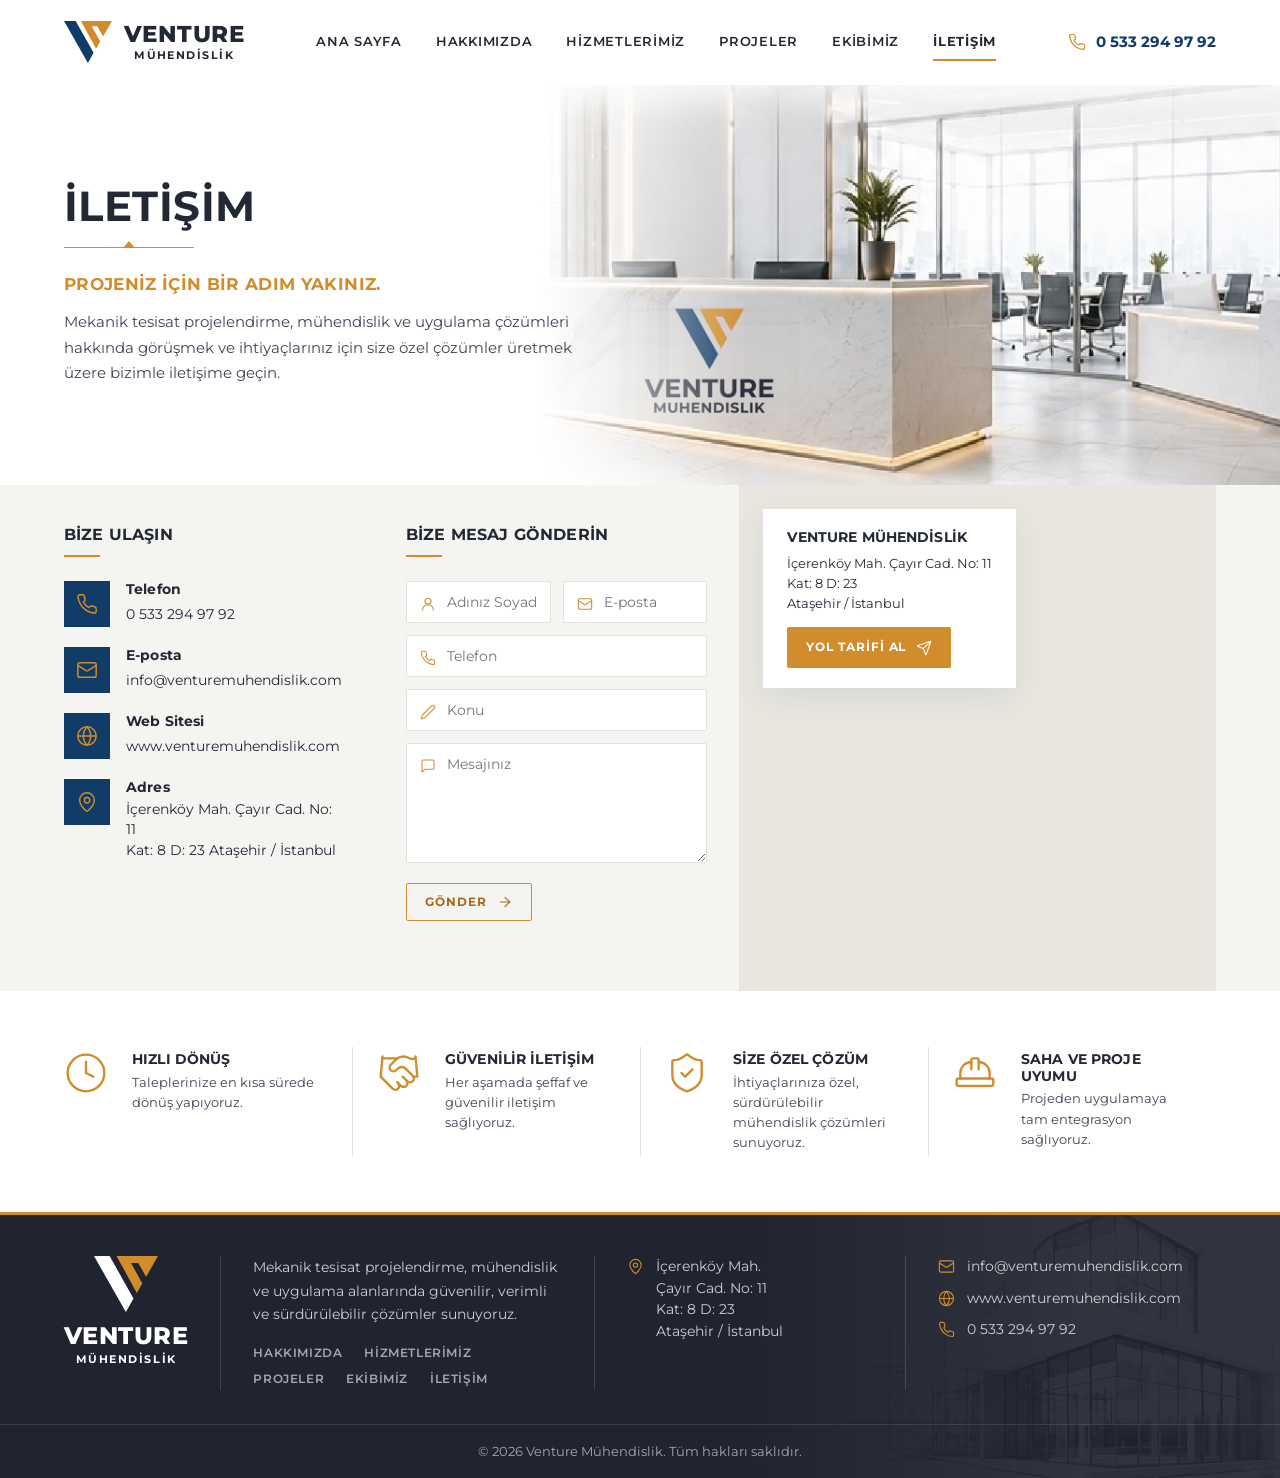
<file: iletisim.html>
<!doctype html>
<html lang="tr">
<head>
  <meta charset="utf-8">
  <meta name="viewport" content="width=device-width, initial-scale=1">
  <title>İletişim | Venture Mühendislik</title>
  <meta name="description" content="Venture Mühendislik ile iletişime geçin: 0 533 294 97 92, info@venturemuhendislik.com, İçerenköy Mah. Çayır Cad. No: 11 Ataşehir / İstanbul.">
  <link rel="icon" href="assets/img/favicon.svg" type="image/svg+xml">
  <link rel="preconnect" href="https://fonts.googleapis.com">
  <link rel="preconnect" href="https://fonts.gstatic.com" crossorigin>
  <link href="https://fonts.googleapis.com/css2?family=Montserrat:wght@400;500;600;700;800&display=swap" rel="stylesheet">
  <link rel="stylesheet" href="assets/css/style.css">
</head>
<body>

<header class="site-header">
  <div class="container">
    <a href="index.html" class="logo" aria-label="Venture Mühendislik ana sayfa">
      <img class="logo__mark" src="assets/img/logo-mark.svg" alt="" width="48" height="42">
      <span class="logo__text"><span class="logo__name">VENTURE</span><span class="logo__tag">MÜHENDİSLİK</span></span>
    </a>
    <nav class="nav" id="site-nav" aria-label="Ana menü">
      <a href="index.html">ANA SAYFA</a>
      <a href="hakkimizda.html">HAKKIMIZDA</a>
      <a href="hizmetlerimiz.html">HİZMETLERİMİZ</a>
      <a href="projelerimiz.html">PROJELER</a>
      <a href="ekibimiz.html">EKİBİMİZ</a>
      <a href="iletisim.html" aria-current="page">İLETİŞİM</a>
    </nav>
    <a class="header-phone" href="tel:+905332949792"><svg class="ic"><use href="#i-phone"/></svg><span>0 533 294 97 92</span></a>
    <button class="nav-toggle" type="button" aria-controls="site-nav" aria-expanded="false" aria-label="Menü"><svg class="ic"><use href="#i-menu"/></svg></button>
  </div>
</header>

<main>
  <section class="hero hero--page">
    <div class="hero__media"><img src="assets/img/hero-contact.jpg" alt="Venture Mühendislik ofis karşılama alanı"></div>
    <div class="container">
      <div class="hero__content">
        <h1 class="hero__title">İletişim</h1>
        <span class="rule-tri"></span>
        <p class="hero__kicker">Projeniz için bir adım yakınız.</p>
        <p class="hero__lead">Mekanik tesisat projelendirme, mühendislik ve uygulama çözümleri hakkında görüşmek ve ihtiyaçlarınız için size özel çözümler üretmek üzere bizimle iletişime geçin.</p>
      </div>
    </div>
  </section>

  <section class="section--beige">
    <div class="container contact-grid">
      <div class="contact-grid__col reveal">
        <h2>Bize Ulaşın</h2>
        <span class="rule"></span>
        <ul class="contact-cards">
          <li><span class="sq"><svg class="ic"><use href="#i-phone"/></svg></span><div><h4>Telefon</h4><a href="tel:+905332949792">0 533 294 97 92</a></div></li>
          <li><span class="sq"><svg class="ic"><use href="#i-mail"/></svg></span><div><h4>E-posta</h4><a href="mailto:info@venturemuhendislik.com">info@venturemuhendislik.com</a></div></li>
          <li><span class="sq"><svg class="ic"><use href="#i-globe"/></svg></span><div><h4>Web Sitesi</h4><a href="https://www.venturemuhendislik.com">www.venturemuhendislik.com</a></div></li>
          <li><span class="sq"><svg class="ic"><use href="#i-pin"/></svg></span><div><h4>Adres</h4><p>İçerenköy Mah. Çayır Cad. No: 11<br>Kat: 8 D: 23 Ataşehir / İstanbul</p></div></li>
        </ul>
      </div>

      <div class="contact-grid__col reveal">
        <h2>Bize Mesaj Gönderin</h2>
        <span class="rule"></span>
        <form class="form" id="contact-form" novalidate>
          <label class="field"><span class="sr-only">Adınız Soyadınız</span><svg class="ic"><use href="#i-user"/></svg><input type="text" name="ad" placeholder="Adınız Soyadınız" autocomplete="name" required></label>
          <label class="field"><span class="sr-only">E-posta</span><svg class="ic"><use href="#i-mail"/></svg><input type="email" name="eposta" placeholder="E-posta" autocomplete="email" required></label>
          <label class="field full"><span class="sr-only">Telefon</span><svg class="ic"><use href="#i-phone"/></svg><input type="tel" name="telefon" placeholder="Telefon" autocomplete="tel"></label>
          <label class="field full"><span class="sr-only">Konu</span><svg class="ic"><use href="#i-pencil"/></svg><input type="text" name="konu" placeholder="Konu"></label>
          <label class="field full"><span class="sr-only">Mesajınız</span><svg class="ic"><use href="#i-message"/></svg><textarea name="mesaj" placeholder="Mesajınız" required></textarea></label>
          <button type="submit" class="btn btn--outline-gold btn--sm">Gönder <svg class="ic"><use href="#i-arrow"/></svg></button>
          <p class="form__note" role="status" aria-live="polite"></p>
        </form>
      </div>

      <div class="map reveal">
        <iframe title="Venture Mühendislik konumu" loading="lazy" referrerpolicy="no-referrer-when-downgrade"
          src="https://www.google.com/maps?q=%C4%B0%C3%A7erenk%C3%B6y+Mah.+%C3%87ay%C4%B1r+Cad.+No%3A11+Ata%C5%9Fehir+%C4%B0stanbul&z=16&output=embed"></iframe>
        <div class="map__card">
          <h3>Venture Mühendislik</h3>
          <p>İçerenköy Mah. Çayır Cad. No: 11<br>Kat: 8 D: 23<br>Ataşehir / İstanbul</p>
          <a class="btn btn--gold btn--sm" target="_blank" rel="noopener"
            href="https://www.google.com/maps/dir/?api=1&amp;destination=%C4%B0%C3%A7erenk%C3%B6y+Mah.+%C3%87ay%C4%B1r+Cad.+No%3A11+Ata%C5%9Fehir+%C4%B0stanbul">Yol tarifi al <svg class="ic"><use href="#i-send"/></svg></a>
        </div>
      </div>
    </div>
  </section>

  <section class="section section--tight">
    <div class="container perks reveal">
      <div class="perk"><svg class="ic"><use href="#i-clock"/></svg><div><h4>Hızlı Dönüş</h4><p>Taleplerinize en kısa sürede dönüş yapıyoruz.</p></div></div>
      <div class="perk"><svg class="ic"><use href="#i-handshake"/></svg><div><h4>Güvenilir İletişim</h4><p>Her aşamada şeffaf ve güvenilir iletişim sağlıyoruz.</p></div></div>
      <div class="perk"><svg class="ic"><use href="#i-shield"/></svg><div><h4>Size Özel Çözüm</h4><p>İhtiyaçlarınıza özel, sürdürülebilir mühendislik çözümleri sunuyoruz.</p></div></div>
      <div class="perk"><svg class="ic"><use href="#i-hardhat"/></svg><div><h4>Saha ve Proje Uyumu</h4><p>Projeden uygulamaya tam entegrasyon sağlıyoruz.</p></div></div>
    </div>
  </section>
</main>

<footer class="site-footer">
  <div class="container footer-main">
    <div>
      <a href="index.html" class="logo logo--stacked logo--light logo--footer" aria-label="Venture Mühendislik">
        <img class="logo__mark" src="assets/img/logo-mark-light.svg" alt="" width="64" height="56">
        <span class="logo__text"><span class="logo__name">VENTURE</span><span class="logo__tag">MÜHENDİSLİK</span></span>
      </a>
    </div>
    <div>
      <p>Mekanik tesisat projelendirme, mühendislik ve uygulama alanlarında güvenilir, verimli ve sürdürülebilir çözümler sunuyoruz.</p>
      <nav class="footer-nav" aria-label="Alt menü">
        <a href="hakkimizda.html">Hakkımızda</a>
        <a href="hizmetlerimiz.html">Hizmetlerimiz</a>
        <a href="projelerimiz.html">Projeler</a>
        <a href="ekibimiz.html">Ekibimiz</a>
        <a href="iletisim.html">İletişim</a>
      </nav>
    </div>
    <div>
      <ul class="footer-list">
        <li><svg class="ic"><use href="#i-pin"/></svg><span>İçerenköy Mah.<br>Çayır Cad. No: 11<br>Kat: 8 D: 23<br>Ataşehir / İstanbul</span></li>
      </ul>
    </div>
    <div>
      <ul class="footer-list">
        <li><svg class="ic"><use href="#i-mail"/></svg><a href="mailto:info@venturemuhendislik.com">info@venturemuhendislik.com</a></li>
        <li><svg class="ic"><use href="#i-globe"/></svg><a href="https://www.venturemuhendislik.com">www.venturemuhendislik.com</a></li>
        <li><svg class="ic"><use href="#i-phone"/></svg><a href="tel:+905332949792">0 533 294 97 92</a></li>
      </ul>
    </div>
  </div>
  <div class="footer-bottom">© <span data-year>2026</span> Venture Mühendislik. Tüm hakları saklıdır.</div>
</footer>

<script src="assets/js/main.js"></script>
</body>
</html>
</file>
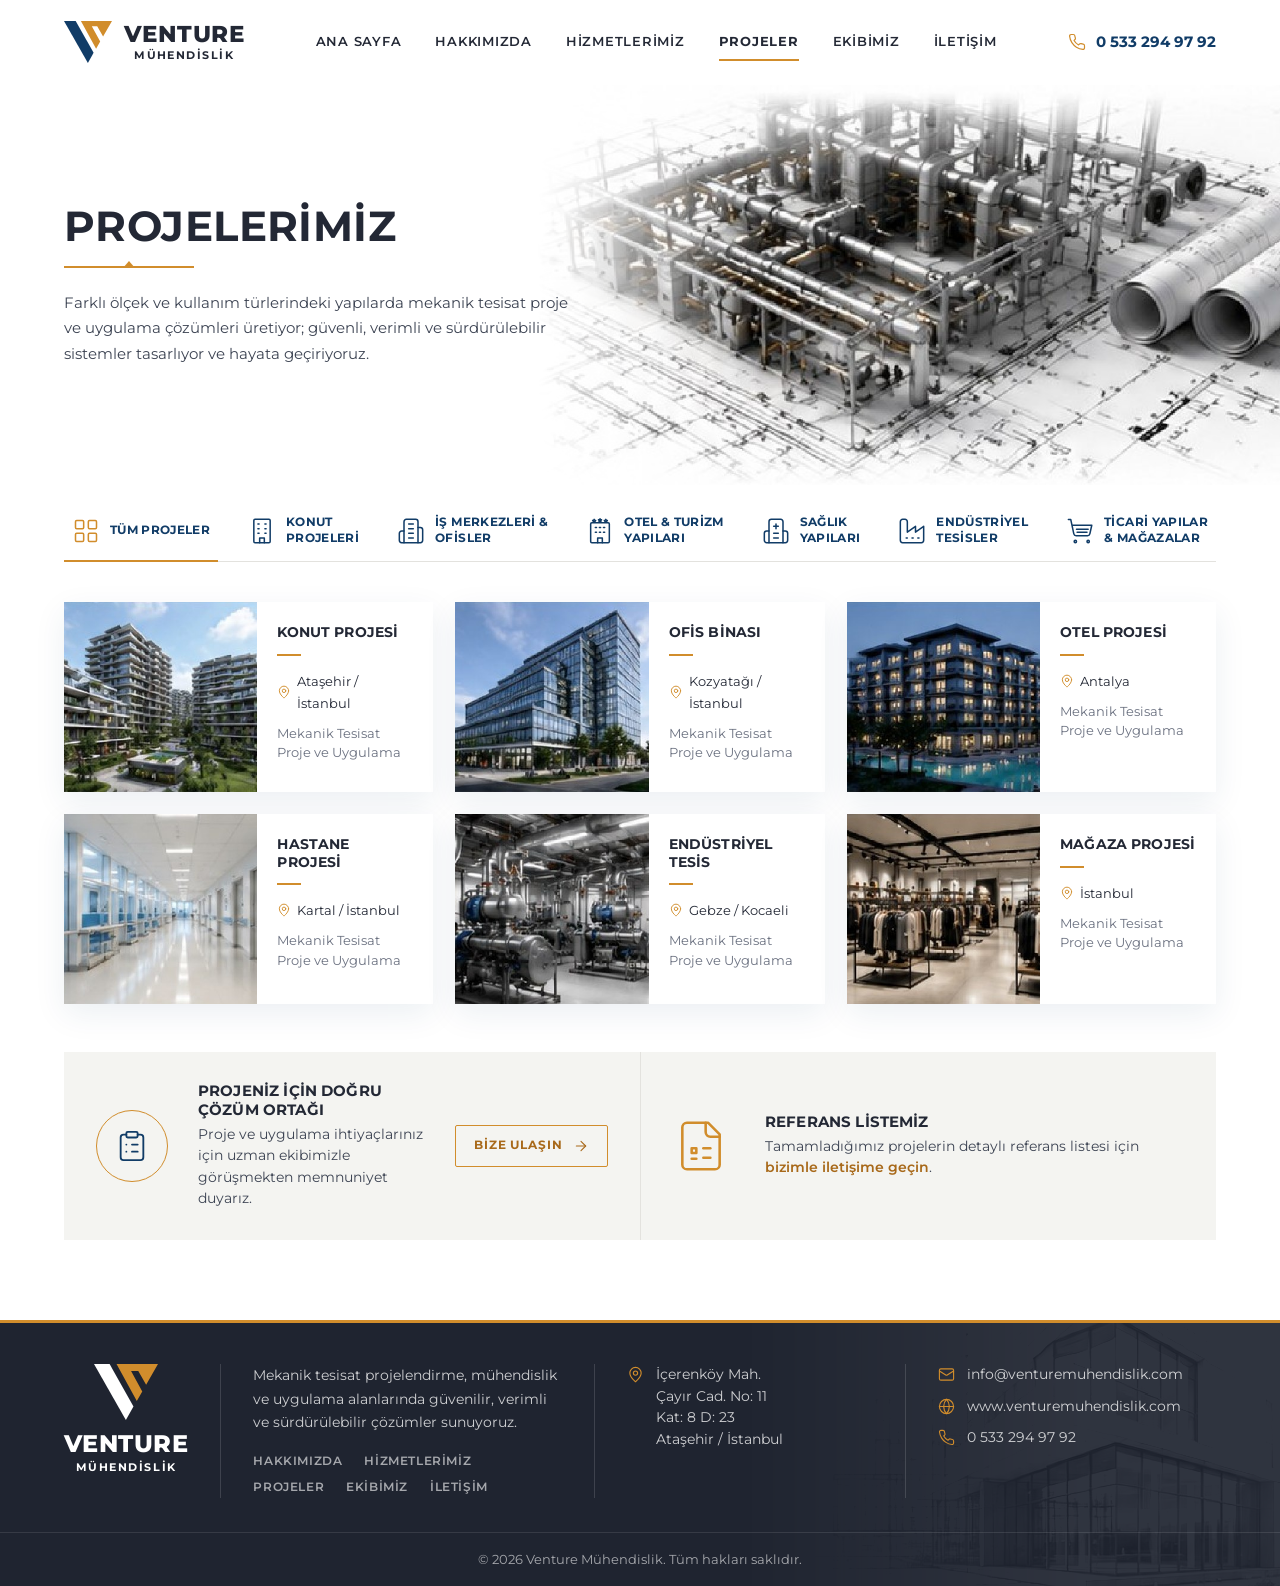
<file: projelerimiz.html>
<!doctype html>
<html lang="tr">
<head>
  <meta charset="utf-8">
  <meta name="viewport" content="width=device-width, initial-scale=1">
  <title>Projelerimiz | Venture Mühendislik</title>
  <meta name="description" content="Konut, ofis, otel, sağlık, endüstriyel ve ticari yapılarda mekanik tesisat proje ve uygulama referanslarımız.">
  <link rel="icon" href="assets/img/favicon.svg" type="image/svg+xml">
  <link rel="preconnect" href="https://fonts.googleapis.com">
  <link rel="preconnect" href="https://fonts.gstatic.com" crossorigin>
  <link href="https://fonts.googleapis.com/css2?family=Montserrat:wght@400;500;600;700;800&display=swap" rel="stylesheet">
  <link rel="stylesheet" href="assets/css/style.css">
</head>
<body>

<header class="site-header">
  <div class="container">
    <a href="index.html" class="logo" aria-label="Venture Mühendislik ana sayfa">
      <img class="logo__mark" src="assets/img/logo-mark.svg" alt="" width="48" height="42">
      <span class="logo__text"><span class="logo__name">VENTURE</span><span class="logo__tag">MÜHENDİSLİK</span></span>
    </a>
    <nav class="nav" id="site-nav" aria-label="Ana menü">
      <a href="index.html">ANA SAYFA</a>
      <a href="hakkimizda.html">HAKKIMIZDA</a>
      <a href="hizmetlerimiz.html">HİZMETLERİMİZ</a>
      <a href="projelerimiz.html" aria-current="page">PROJELER</a>
      <a href="ekibimiz.html">EKİBİMİZ</a>
      <a href="iletisim.html">İLETİŞİM</a>
    </nav>
    <a class="header-phone" href="tel:+905332949792"><svg class="ic"><use href="#i-phone"/></svg><span>0 533 294 97 92</span></a>
    <button class="nav-toggle" type="button" aria-controls="site-nav" aria-expanded="false" aria-label="Menü"><svg class="ic"><use href="#i-menu"/></svg></button>
  </div>
</header>

<main>
  <section class="hero hero--page">
    <div class="hero__media"><img src="assets/img/hero-projects.jpg" alt="Mekanik tesisat sistemlerinin 3B modeli ve proje paftaları"></div>
    <div class="container">
      <div class="hero__content">
        <h1 class="hero__title">Projelerimiz</h1>
        <span class="rule-tri"></span>
        <p class="hero__lead">Farklı ölçek ve kullanım türlerindeki yapılarda mekanik tesisat proje ve uygulama çözümleri üretiyor; güvenli, verimli ve sürdürülebilir sistemler tasarlıyor ve hayata geçiriyoruz.</p>
      </div>
    </div>
  </section>

  <section class="section" style="padding-top:16px">
    <div class="container">
      <div class="filters" data-filters role="group" aria-label="Proje kategorileri">
        <button class="filter is-active" type="button" data-filter="tumu" aria-pressed="true"><svg class="ic"><use href="#i-grid"/></svg>Tüm Projeler</button>
        <button class="filter" type="button" data-filter="konut" aria-pressed="false"><svg class="ic"><use href="#i-residential"/></svg>Konut<br>Projeleri</button>
        <button class="filter" type="button" data-filter="ofis" aria-pressed="false"><svg class="ic"><use href="#i-office"/></svg>İş Merkezleri &amp;<br>Ofisler</button>
        <button class="filter" type="button" data-filter="otel" aria-pressed="false"><svg class="ic"><use href="#i-hotel"/></svg>Otel &amp; Turizm<br>Yapıları</button>
        <button class="filter" type="button" data-filter="saglik" aria-pressed="false"><svg class="ic"><use href="#i-hospital"/></svg>Sağlık<br>Yapıları</button>
        <button class="filter" type="button" data-filter="endustriyel" aria-pressed="false"><svg class="ic"><use href="#i-factory"/></svg>Endüstriyel<br>Tesisler</button>
        <button class="filter" type="button" data-filter="ticari" aria-pressed="false"><svg class="ic"><use href="#i-cart"/></svg>Ticari Yapılar<br>&amp; Mağazalar</button>
      </div>

      <div class="projects">
        <article class="project reveal" data-category="konut">
          <div class="project__img"><img src="assets/img/proj-konut.jpg" alt="Konut projesi" loading="lazy"></div>
          <div class="project__body">
            <h3>Konut Projesi</h3>
            <span class="rule"></span>
            <p class="project__loc"><svg class="ic"><use href="#i-pin"/></svg>Ataşehir / İstanbul</p>
            <p class="project__scope">Mekanik Tesisat Proje ve Uygulama</p>
          </div>
        </article>
        <article class="project reveal" data-category="ofis">
          <div class="project__img"><img src="assets/img/proj-ofis.jpg" alt="Ofis binası" loading="lazy"></div>
          <div class="project__body">
            <h3>Ofis Binası</h3>
            <span class="rule"></span>
            <p class="project__loc"><svg class="ic"><use href="#i-pin"/></svg>Kozyatağı / İstanbul</p>
            <p class="project__scope">Mekanik Tesisat Proje ve Uygulama</p>
          </div>
        </article>
        <article class="project reveal" data-category="otel">
          <div class="project__img"><img src="assets/img/proj-otel.jpg" alt="Otel projesi" loading="lazy"></div>
          <div class="project__body">
            <h3>Otel Projesi</h3>
            <span class="rule"></span>
            <p class="project__loc"><svg class="ic"><use href="#i-pin"/></svg>Antalya</p>
            <p class="project__scope">Mekanik Tesisat Proje ve Uygulama</p>
          </div>
        </article>
        <article class="project reveal" data-category="saglik">
          <div class="project__img"><img src="assets/img/proj-hastane.jpg" alt="Hastane projesi" loading="lazy"></div>
          <div class="project__body">
            <h3>Hastane Projesi</h3>
            <span class="rule"></span>
            <p class="project__loc"><svg class="ic"><use href="#i-pin"/></svg>Kartal / İstanbul</p>
            <p class="project__scope">Mekanik Tesisat Proje ve Uygulama</p>
          </div>
        </article>
        <article class="project reveal" data-category="endustriyel">
          <div class="project__img"><img src="assets/img/proj-endustriyel.jpg" alt="Endüstriyel tesis" loading="lazy"></div>
          <div class="project__body">
            <h3>Endüstriyel Tesis</h3>
            <span class="rule"></span>
            <p class="project__loc"><svg class="ic"><use href="#i-pin"/></svg>Gebze / Kocaeli</p>
            <p class="project__scope">Mekanik Tesisat Proje ve Uygulama</p>
          </div>
        </article>
        <article class="project reveal" data-category="ticari">
          <div class="project__img"><img src="assets/img/proj-magaza.jpg" alt="Mağaza projesi" loading="lazy"></div>
          <div class="project__body">
            <h3>Mağaza Projesi</h3>
            <span class="rule"></span>
            <p class="project__loc"><svg class="ic"><use href="#i-pin"/></svg>İstanbul</p>
            <p class="project__scope">Mekanik Tesisat Proje ve Uygulama</p>
          </div>
        </article>
      </div>
      <p class="projects-empty" hidden>Bu kategoride henüz yayınlanmış proje bulunmuyor.</p>

      <div class="partner reveal">
        <div class="partner__col">
          <div class="partner__icon"><svg class="ic"><use href="#i-cliplist"/></svg></div>
          <div>
            <h3>Projeniz için doğru çözüm ortağı</h3>
            <p>Proje ve uygulama ihtiyaçlarınız için uzman ekibimizle görüşmekten memnuniyet duyarız.</p>
          </div>
          <a href="iletisim.html" class="btn btn--outline-gold btn--sm">Bize ulaşın <svg class="ic"><use href="#i-arrow"/></svg></a>
        </div>
        <div class="partner__col">
          <svg class="ic"><use href="#i-doc"/></svg>
          <div>
            <h3>Referans Listemiz</h3>
            <p>Tamamladığımız projelerin detaylı referans listesi için <a href="iletisim.html" style="color:var(--gold-dark);font-weight:600">bizimle iletişime geçin</a>.</p>
          </div>
        </div>
      </div>
    </div>
  </section>
</main>

<footer class="site-footer">
  <div class="container footer-main">
    <div>
      <a href="index.html" class="logo logo--stacked logo--light logo--footer" aria-label="Venture Mühendislik">
        <img class="logo__mark" src="assets/img/logo-mark-light.svg" alt="" width="64" height="56">
        <span class="logo__text"><span class="logo__name">VENTURE</span><span class="logo__tag">MÜHENDİSLİK</span></span>
      </a>
    </div>
    <div>
      <p>Mekanik tesisat projelendirme, mühendislik ve uygulama alanlarında güvenilir, verimli ve sürdürülebilir çözümler sunuyoruz.</p>
      <nav class="footer-nav" aria-label="Alt menü">
        <a href="hakkimizda.html">Hakkımızda</a>
        <a href="hizmetlerimiz.html">Hizmetlerimiz</a>
        <a href="projelerimiz.html">Projeler</a>
        <a href="ekibimiz.html">Ekibimiz</a>
        <a href="iletisim.html">İletişim</a>
      </nav>
    </div>
    <div>
      <ul class="footer-list">
        <li><svg class="ic"><use href="#i-pin"/></svg><span>İçerenköy Mah.<br>Çayır Cad. No: 11<br>Kat: 8 D: 23<br>Ataşehir / İstanbul</span></li>
      </ul>
    </div>
    <div>
      <ul class="footer-list">
        <li><svg class="ic"><use href="#i-mail"/></svg><a href="mailto:info@venturemuhendislik.com">info@venturemuhendislik.com</a></li>
        <li><svg class="ic"><use href="#i-globe"/></svg><a href="https://www.venturemuhendislik.com">www.venturemuhendislik.com</a></li>
        <li><svg class="ic"><use href="#i-phone"/></svg><a href="tel:+905332949792">0 533 294 97 92</a></li>
      </ul>
    </div>
  </div>
  <div class="footer-bottom">© <span data-year>2026</span> Venture Mühendislik. Tüm hakları saklıdır.</div>
</footer>

<script src="assets/js/main.js"></script>
</body>
</html>
</file>
<file: assets/css/style.css>
/* ==========================================================
   VENTURE MÜHENDİSLİK
   Brand colours taken from the logo: blue, amber, charcoal.
   ========================================================== */

:root {
  --navy: #113c67;
  --navy-deep: #1f2430;
  --gold: #d18d2c;
  --gold-dark: #a8691a;
  --gold-soft: #f7ebd9;
  --ink: #232835;
  --text: #3d4453;
  --muted: #6b7180;
  --beige: #f4f4f1;
  --line: #e3e2de;
  --white: #ffffff;
  --shadow: 0 10px 30px rgba(17, 60, 103, 0.08);
  --shadow-sm: 0 4px 14px rgba(17, 60, 103, 0.07);
  --radius: 4px;
  --container: 1200px;
  --header-h: 84px;
}

*,
*::before,
*::after { box-sizing: border-box; }

html { scroll-behavior: smooth; }

body {
  margin: 0;
  font-family: "Montserrat", system-ui, -apple-system, "Segoe UI", Roboto, sans-serif;
  font-size: 15px;
  line-height: 1.7;
  color: var(--text);
  background: var(--white);
  -webkit-font-smoothing: antialiased;
}

img { max-width: 100%; display: block; }
a { color: inherit; text-decoration: none; }
ul { margin: 0; padding: 0; list-style: none; }
h1, h2, h3, h4, p { margin: 0; }
h1, h2, h3, h4 { color: var(--ink); font-weight: 700; line-height: 1.25; letter-spacing: 0.01em; }

.container { width: 100%; max-width: var(--container); margin: 0 auto; padding: 0 24px; }
.section { padding: 80px 0; }
.section--beige { background: var(--beige); }
.section--tight { padding: 56px 0; }

.ic { width: 1em; height: 1em; fill: none; stroke: currentColor; stroke-width: 1.6; stroke-linecap: round; stroke-linejoin: round; flex-shrink: 0; }

.sr-only { position: absolute; width: 1px; height: 1px; padding: 0; margin: -1px; overflow: hidden; clip: rect(0, 0, 0, 0); border: 0; }

/* ---------- Brand / Logo ---------- */
.logo { display: inline-flex; align-items: center; gap: 12px; }
.logo__mark { width: 48px; height: auto; flex-shrink: 0; }
.logo__text { display: flex; flex-direction: column; align-items: center; }
.logo__name { font-weight: 800; color: var(--ink); font-size: 23px; letter-spacing: 0.02em; line-height: 1; }
.logo__tag { font-weight: 700; color: var(--ink); font-size: 10.5px; letter-spacing: 0.14em; line-height: 1; margin-top: 5px; }

.logo--stacked { flex-direction: column; gap: 16px; text-align: center; }
.logo--stacked .logo__mark { width: 104px; }
.logo--stacked .logo__name { font-size: 40px; }
.logo--stacked .logo__tag { font-size: 18.5px; margin-top: 8px; }

.logo--footer { gap: 12px; }
.logo--footer .logo__mark { width: 64px; }
.logo--footer .logo__name { font-size: 24px; }
.logo--footer .logo__tag { font-size: 11px; margin-top: 6px; }

.logo--light .logo__name,
.logo--light .logo__tag { color: var(--white); }

/* ---------- Header ---------- */
.site-header {
  position: sticky;
  top: 0;
  z-index: 50;
  background: rgba(255, 255, 255, 0.96);
  backdrop-filter: blur(8px);
  border-bottom: 1px solid transparent;
  transition: border-color 0.2s, box-shadow 0.2s;
}
.site-header.is-scrolled { border-color: var(--line); box-shadow: var(--shadow-sm); }
.site-header .container { display: flex; align-items: center; justify-content: space-between; height: var(--header-h); gap: 24px; }

.nav { display: flex; align-items: center; gap: 34px; }
.nav a {
  position: relative;
  font-size: 12.5px;
  font-weight: 600;
  letter-spacing: 0.06em;
  color: var(--ink);
  padding: 8px 0;
  transition: color 0.2s;
}
.nav a::after {
  content: "";
  position: absolute;
  left: 0;
  right: 0;
  bottom: 0;
  height: 2px;
  background: var(--gold);
  transform: scaleX(0);
  transition: transform 0.25s;
}
.nav a:hover { color: var(--gold-dark); }
.nav a:hover::after,
.nav a[aria-current="page"]::after { transform: scaleX(1); }
.nav a[aria-current="page"] { font-weight: 700; }

.header-phone { display: inline-flex; align-items: center; gap: 10px; font-weight: 700; color: var(--navy); font-size: 15px; white-space: nowrap; }
.header-phone .ic { color: var(--gold); font-size: 18px; }

.nav-toggle {
  display: none;
  background: none;
  border: 1px solid var(--line);
  border-radius: var(--radius);
  width: 44px;
  height: 44px;
  align-items: center;
  justify-content: center;
  color: var(--navy);
  font-size: 22px;
  cursor: pointer;
}

/* ---------- Buttons ---------- */
.btn {
  display: inline-flex;
  align-items: center;
  gap: 10px;
  padding: 13px 26px;
  font-family: inherit;
  font-size: 12.5px;
  font-weight: 700;
  letter-spacing: 0.08em;
  text-transform: uppercase;
  border: 1.5px solid transparent;
  border-radius: 2px;
  cursor: pointer;
  transition: background 0.2s, color 0.2s, border-color 0.2s, transform 0.2s;
}
.btn .ic { font-size: 16px; transition: transform 0.2s; }
.btn:hover .ic { transform: translateX(3px); }
.btn--gold { background: var(--gold); color: var(--white); }
.btn--gold:hover { background: var(--gold-dark); }
.btn--outline { border-color: var(--navy); color: var(--navy); background: transparent; }
.btn--outline:hover { background: var(--navy); color: var(--white); }
.btn--outline-gold { border-color: var(--gold); color: var(--gold-dark); background: transparent; }
.btn--outline-gold:hover { background: var(--gold); color: var(--white); }
.btn--outline-light { border-color: var(--gold); color: var(--white); background: transparent; }
.btn--outline-light:hover { background: var(--gold); }
.btn--sm { padding: 10px 18px; font-size: 11.5px; }

.link-arrow { display: inline-flex; align-items: center; gap: 8px; color: var(--gold-dark); font-weight: 600; font-size: 13px; }
.link-arrow .ic { transition: transform 0.2s; }
.link-arrow:hover .ic { transform: translateX(4px); }

/* ---------- Rules / titles ---------- */
.rule { display: block; width: 44px; height: 2px; background: var(--gold); margin: 14px 0 22px; }

.rule-tri {
  position: relative;
  display: block;
  width: min(360px, 100%);
  height: 1.5px;
  background: var(--gold);
  margin: 18px 0 26px;
}
.rule-tri::after {
  content: "";
  position: absolute;
  left: 50%;
  bottom: 0;
  transform: translateX(-50%);
  border: 6px solid transparent;
  border-bottom: 7px solid var(--gold);
  border-top: 0;
}

.section-title { text-align: center; margin-bottom: 44px; }
.section-title h2 { font-size: 22px; text-transform: uppercase; letter-spacing: 0.04em; }
.section-title .rule-tri { width: 220px; margin: 12px auto 0; }
.section-title p { max-width: 820px; margin: 22px auto 0; }

.eyebrow-title { font-size: 18px; text-transform: uppercase; letter-spacing: 0.04em; }

/* ---------- Hero ---------- */
.hero { position: relative; overflow: hidden; background: var(--white); }
.hero .container { position: relative; display: grid; grid-template-columns: minmax(0, 1fr) minmax(0, 1.05fr); align-items: center; gap: 24px; min-height: 480px; }
.hero__content { position: relative; z-index: 2; padding: 56px 0 64px; }
.hero__title { font-size: clamp(28px, 3.3vw, 40px); text-transform: uppercase; letter-spacing: 0.01em; }
.hero__title .accent { color: var(--gold); }
.hero__sub { font-size: clamp(20px, 2vw, 25px); font-weight: 700; color: var(--navy); text-transform: uppercase; line-height: 1.35; margin-top: 4px; }
.hero__sub .accent { color: var(--gold); display: block; margin-top: 6px; }
.hero__lead { font-size: 16px; color: var(--text); max-width: 520px; }
.hero__actions { display: flex; flex-wrap: wrap; gap: 16px; margin-top: 32px; }
.hero__media {
  position: absolute;
  right: 0;
  top: 0;
  bottom: 0;
  width: 58%;
  z-index: 1;
}
.hero__media img {
  width: 100%;
  height: 100%;
  object-fit: cover;
  object-position: center;
  -webkit-mask-image: linear-gradient(to right, transparent 0%, #000 28%);
  mask-image: linear-gradient(to right, transparent 0%, #000 28%);
}
.hero--page .container { min-height: 400px; }
.hero--page .hero__content { padding: 48px 0 52px; }
.hero--page .hero__title { font-size: clamp(30px, 3.4vw, 42px); }
.hero--page .rule-tri { width: 130px; margin: 14px 0 22px; }
.hero--page .hero__lead { font-size: 15px; }
.hero__kicker { color: var(--gold); font-weight: 700; font-size: 17px; text-transform: uppercase; letter-spacing: 0.02em; margin-bottom: 10px; }

/* ---------- Feature band (navy) ---------- */
.band { background: var(--navy); color: rgba(255, 255, 255, 0.82); }
.band .container { display: grid; grid-template-columns: repeat(4, 1fr); }
.band__item { padding: 38px 30px; border-left: 1px solid rgba(209, 141, 44, 0.35); }
.band__item:first-child { border-left: 0; }
.band__item .ic { font-size: 42px; color: var(--gold); margin-bottom: 18px; stroke-width: 1.3; }
.band__item h3 { color: var(--white); font-size: 14px; text-transform: uppercase; letter-spacing: 0.04em; margin-bottom: 8px; }
.band__item p { font-size: 13.5px; line-height: 1.6; }

/* ---------- Home: about + services ---------- */
.home-intro { display: grid; grid-template-columns: 0.8fr 1.6fr; gap: 64px; align-items: start; }
.home-intro__about p { margin-bottom: 26px; }
.service-cards { display: grid; grid-template-columns: 1fr 1fr; gap: 24px; }
.service-card {
  background: var(--white);
  box-shadow: var(--shadow);
  padding: 30px 28px 26px;
  display: grid;
  grid-template-columns: 60px 1fr;
  gap: 18px;
  border-top: 3px solid transparent;
  transition: transform 0.25s, border-color 0.25s;
}
.service-card:hover { transform: translateY(-4px); border-top-color: var(--gold); }
.service-card > .ic { font-size: 54px; color: var(--gold); stroke-width: 1.2; }
.service-card h3 { font-size: 15px; text-transform: uppercase; padding-bottom: 10px; border-bottom: 1px solid var(--line); margin-bottom: 12px; }
.service-card ul { font-size: 13px; color: var(--text); margin-bottom: 18px; }
.service-card li { position: relative; padding-left: 14px; line-height: 1.95; }
.service-card li::before { content: ""; position: absolute; left: 0; top: 0.9em; width: 4px; height: 4px; border-radius: 50%; background: var(--navy); }

/* ---------- Building types ---------- */
.types { display: grid; grid-template-columns: repeat(6, 1fr); }
.type {
  display: flex;
  flex-direction: column;
  align-items: center;
  text-align: center;
  padding: 10px 12px;
  border-left: 1px solid var(--line);
  color: var(--navy);
  transition: color 0.2s;
}
.type:first-child { border-left: 0; }
.type .ic { font-size: 48px; stroke-width: 1.2; margin-bottom: 14px; transition: transform 0.25s, color 0.2s; }
.type span { font-size: 12.5px; font-weight: 600; text-transform: uppercase; letter-spacing: 0.03em; line-height: 1.45; padding-bottom: 8px; border-bottom: 2px solid var(--gold); }
.type:hover .ic { transform: translateY(-4px); color: var(--gold); }

/* ---------- Team (compact) ---------- */
.team-row { display: grid; grid-template-columns: repeat(3, 1fr); }
.team-mini { display: flex; align-items: center; gap: 22px; padding: 6px 28px; border-left: 1px solid var(--line); }
.team-mini:first-child { border-left: 0; padding-left: 0; }
.team-mini__photo {
  width: 116px;
  height: 116px;
  border-radius: 50%;
  overflow: hidden;
  flex-shrink: 0;
  border: 2px solid var(--gold);
  padding: 4px;
  background: var(--white);
}
.team-mini__photo img { width: 100%; height: 100%; object-fit: cover; object-position: center 20%; border-radius: 50%; }
.team-mini__title { font-size: 13px; color: var(--text); }
.team-mini h3 { font-size: 16px; text-transform: uppercase; margin: 2px 0 6px; }
.team-mini__role { font-size: 12.5px; color: var(--muted); }
.team-mini__desc { font-size: 12.5px; color: var(--muted); line-height: 1.55; margin-top: 8px; }
.team-mini .rule { width: 26px; margin: 6px 0 8px; }

/* ---------- Home contact strip ---------- */
.home-contact { display: grid; grid-template-columns: 1fr 1fr 1fr; gap: 40px; align-items: center; }
.contact-list li { display: flex; gap: 14px; align-items: flex-start; margin-bottom: 12px; color: var(--ink); }
.contact-list .ic { color: var(--navy); font-size: 18px; margin-top: 4px; }
.contact-list a:hover { color: var(--gold-dark); }
.slogan-box {
  position: relative;
  border: 1px solid var(--line);
  padding: 34px 30px;
  background:
    linear-gradient(90deg, #fff 45%, rgba(255, 255, 255, 0.75)),
    url("../img/hero-building.jpg") right center / cover no-repeat;
}
.slogan-box h3 { font-size: 20px; text-transform: uppercase; line-height: 1.4; }
.slogan-box .rule-tri { width: 130px; margin: 16px 0 0; }

/* ---------- Values row (icons, centered) ---------- */
.values { display: grid; grid-template-columns: repeat(4, 1fr); }
.value { text-align: center; padding: 8px 26px; border-left: 1px solid var(--line); }
.value:first-child { border-left: 0; }
.value .ic { font-size: 50px; color: var(--navy); stroke-width: 1.2; margin: 0 auto 16px; }
.value h3 { font-size: 14px; text-transform: uppercase; letter-spacing: 0.04em; margin-bottom: 8px; }
.value p { font-size: 13.5px; line-height: 1.6; }

/* ---------- What we do ---------- */
.whatwedo { display: grid; grid-template-columns: 0.75fr 2fr; box-shadow: var(--shadow); background: var(--white); }
.whatwedo__lead {
  background: var(--navy);
  color: rgba(255, 255, 255, 0.85);
  text-align: center;
  padding: 50px 36px;
  display: flex;
  flex-direction: column;
  align-items: center;
  justify-content: center;
}
.whatwedo__lead .ic { font-size: 84px; color: var(--gold); stroke-width: 1; margin-bottom: 22px; }
.whatwedo__lead h3 { color: var(--white); font-size: 17px; text-transform: uppercase; margin-bottom: 16px; }
.whatwedo__lead p { font-size: 14px; }
.whatwedo__lead .rule { margin: 22px auto 0; }
.whatwedo__body { padding: 32px 40px 40px; }
.whatwedo__body .section-title { margin-bottom: 30px; }
.whatwedo__grid { display: grid; grid-template-columns: 1fr 1fr; gap: 30px 36px; }
.icon-item { display: grid; grid-template-columns: 76px 1fr; gap: 18px; }
.icon-box {
  width: 76px;
  height: 76px;
  border: 1px solid var(--gold);
  display: flex;
  align-items: center;
  justify-content: center;
  color: var(--navy);
}
.icon-box .ic { font-size: 36px; stroke-width: 1.3; }
.icon-item h4 { font-size: 14px; text-transform: uppercase; margin-bottom: 4px; }
.icon-item p { font-size: 13.5px; line-height: 1.6; }

/* ---------- CTA band ---------- */
.cta { background: var(--navy); color: rgba(255, 255, 255, 0.85); position: relative; overflow: hidden; }
.cta::after { content: ""; position: absolute; left: 0; right: 0; bottom: 0; height: 4px; background: var(--gold); }
.cta .container { display: grid; grid-template-columns: auto 1fr auto auto; gap: 40px; align-items: center; padding-top: 38px; padding-bottom: 38px; }
.cta__icon {
  width: 64px;
  height: 64px;
  border-radius: 50%;
  border: 1.5px solid var(--gold);
  display: flex;
  align-items: center;
  justify-content: center;
  color: var(--gold);
}
.cta__icon .ic { font-size: 26px; }
.cta h3 { color: var(--white); font-size: 18px; text-transform: uppercase; letter-spacing: 0.03em; margin-bottom: 4px; }
.cta p { font-size: 14px; }
.cta__links li { display: flex; align-items: center; gap: 12px; font-size: 14.5px; color: var(--white); line-height: 2; }
.cta__links .ic { color: var(--gold); font-size: 18px; }
.cta__links a:hover { color: var(--gold); }

/* ---------- Services page ---------- */
.svc-panels { display: grid; grid-template-columns: 1fr 1fr; gap: 28px; }
.svc-panel { background: var(--white); box-shadow: var(--shadow); display: flex; flex-direction: column; scroll-margin-top: calc(var(--header-h) + 20px); }
.svc-panel__head { display: flex; align-items: center; gap: 20px; padding: 18px 26px; background: var(--navy); color: rgba(255, 255, 255, 0.85); }
.svc-panel--gold .svc-panel__head { background: var(--gold); color: rgba(255, 255, 255, 0.92); }
.svc-panel__badge {
  width: 72px;
  height: 72px;
  border-radius: 50%;
  background: var(--white);
  display: flex;
  align-items: center;
  justify-content: center;
  flex-shrink: 0;
  color: var(--navy);
  margin: -26px 0 -26px -6px;
  box-shadow: 0 0 0 4px rgba(255, 255, 255, 0.25);
}
.svc-panel--gold .svc-panel__badge { color: var(--gold); }
.svc-panel__badge .ic { font-size: 36px; stroke-width: 1.3; }
.svc-panel__head h2 { color: var(--white); font-size: 18px; text-transform: uppercase; }
.svc-panel__head p { font-size: 13px; }
.svc-panel__body { display: grid; grid-template-columns: 1.15fr 1fr; gap: 22px; padding: 26px; flex: 1; }
.svc-list li { display: grid; grid-template-columns: 30px 1fr; gap: 14px; margin-bottom: 18px; }
.svc-list .ic { font-size: 26px; color: var(--navy); stroke-width: 1.3; }
.svc-panel--gold .svc-list .ic { color: var(--gold); }
.svc-list h4 { font-size: 13.5px; margin-bottom: 2px; }
.svc-list p { font-size: 12.5px; line-height: 1.55; color: var(--muted); }
.svc-panel__img { overflow: hidden; }
.svc-panel__img img { width: 100%; height: 100%; object-fit: cover; min-height: 260px; }
.svc-panel__foot { padding: 0 26px 26px; }

.principles { display: grid; grid-template-columns: repeat(5, 1fr); }
.principle { display: grid; grid-template-columns: 44px 1fr; gap: 14px; padding: 6px 20px; border-left: 1px solid var(--line); }
.principle:first-child { border-left: 0; padding-left: 0; }
.principle .ic { font-size: 38px; color: var(--navy); stroke-width: 1.3; }
.principle h4 { font-size: 13px; margin-bottom: 2px; }
.principle p { font-size: 12px; line-height: 1.55; color: var(--muted); }

/* ---------- Projects page ---------- */
.filters { display: flex; flex-wrap: wrap; justify-content: space-between; border-bottom: 1px solid var(--line); margin-bottom: 40px; }
.filter {
  display: inline-flex;
  align-items: center;
  gap: 10px;
  padding: 14px 8px;
  background: none;
  border: 0;
  border-bottom: 2px solid transparent;
  margin-bottom: -1px;
  font-family: inherit;
  font-size: 11.5px;
  font-weight: 700;
  color: var(--navy);
  text-transform: uppercase;
  letter-spacing: 0.03em;
  text-align: left;
  line-height: 1.35;
  cursor: pointer;
  transition: color 0.2s, border-color 0.2s;
}
.filter .ic { font-size: 28px; stroke-width: 1.3; color: var(--navy); }
.filter:hover { color: var(--gold-dark); }
.filter.is-active { border-bottom-color: var(--gold); }
.filter.is-active .ic { color: var(--gold); }

.projects { display: grid; grid-template-columns: repeat(3, 1fr); gap: 22px; }
.project { display: grid; grid-template-columns: 1.1fr 1fr; background: var(--white); box-shadow: var(--shadow); overflow: hidden; transition: transform 0.25s, box-shadow 0.25s; }
.project:hover { transform: translateY(-4px); box-shadow: 0 16px 40px rgba(17, 60, 103, 0.13); }
.project[hidden] { display: none; }
.project__img { overflow: hidden; min-height: 190px; }
.project__img img { width: 100%; height: 100%; object-fit: cover; transition: transform 0.5s; }
.project:hover .project__img img { transform: scale(1.05); }
.project__body { padding: 22px 20px; display: flex; flex-direction: column; }
.project__body h3 { font-size: 14px; text-transform: uppercase; }
.project__body .rule { width: 24px; margin: 12px 0 14px; }
.project__loc { display: flex; align-items: center; gap: 6px; font-size: 13px; color: var(--ink); margin-bottom: 10px; }
.project__loc .ic { color: var(--gold); font-size: 14px; }
.project__scope { font-size: 12.5px; color: var(--muted); line-height: 1.55; }
.projects-empty { text-align: center; color: var(--muted); padding: 40px 0; }

.partner { display: grid; grid-template-columns: 1fr 1fr; background: var(--beige); margin-top: 48px; }
.partner__col { display: grid; grid-template-columns: 80px 1fr auto; gap: 22px; align-items: center; padding: 30px 32px; }
.partner__col + .partner__col { border-left: 1px solid var(--line); grid-template-columns: 70px 1fr; }
.partner__icon {
  width: 72px;
  height: 72px;
  border-radius: 50%;
  border: 1px solid var(--gold);
  display: flex;
  align-items: center;
  justify-content: center;
  color: var(--navy);
}
.partner__icon .ic { font-size: 34px; stroke-width: 1.3; }
.partner__col > .ic { font-size: 56px; color: var(--gold); stroke-width: 1.1; }
.partner h3 { font-size: 15px; text-transform: uppercase; margin-bottom: 4px; }
.partner p { font-size: 13.5px; line-height: 1.6; }

/* ---------- Team page ---------- */
.team-cards { display: grid; grid-template-columns: repeat(3, 1fr); }
.member { display: grid; grid-template-columns: 0.9fr 1.1fr; gap: 22px; padding: 0 28px; border-left: 1px solid var(--line); }
.member:first-child { border-left: 0; padding-left: 0; }
.member:last-child { padding-right: 0; }
.member__photo { border: 1px solid var(--line); border-bottom: 3px solid var(--gold); align-self: start; overflow: hidden; }
.member__photo img { width: 100%; aspect-ratio: 3 / 4; object-fit: cover; object-position: center top; }
.member__title { font-size: 14px; font-weight: 600; color: var(--navy); }
.member h3 { font-size: 17px; text-transform: uppercase; }
.member__sub { font-size: 13px; color: var(--text); margin-top: 2px; }
.member .rule { width: 30px; margin: 10px 0 10px; }
.member__role { color: var(--gold-dark); font-weight: 600; font-size: 13.5px; margin-bottom: 8px; }
.member__bio { font-size: 12.5px; line-height: 1.6; color: var(--text); margin-bottom: 12px; }
.member__skills li { position: relative; padding-left: 14px; font-size: 12.5px; line-height: 1.85; }
.member__skills li::before { content: ""; position: absolute; left: 0; top: 0.75em; width: 5px; height: 5px; border-radius: 50%; background: var(--gold); }

.why { display: grid; grid-template-columns: 1.3fr repeat(5, 1fr); align-items: center; }
.why__intro h2 { font-size: 18px; text-transform: uppercase; }
.why__intro .rule { width: 36px; margin: 10px 0 12px; }
.why__intro p { color: var(--ink); font-size: 14.5px; }
.why__item { text-align: center; padding: 6px 14px; border-left: 1px solid var(--line); color: var(--navy); font-weight: 600; font-size: 13px; line-height: 1.45; }
.why__item .ic { font-size: 34px; stroke-width: 1.3; margin: 0 auto 12px; }

/* ---------- Contact page ---------- */
.contact-grid { display: grid; grid-template-columns: 0.85fr 1.15fr 1.5fr; gap: 0; background: var(--beige); }
.contact-grid__col { padding: 40px 32px; }
.contact-grid__col:first-child { padding-left: 0; }
.contact-grid h2 { font-size: 16px; text-transform: uppercase; }
.contact-grid .rule { width: 36px; margin: 10px 0 24px; }
.contact-cards li { display: grid; grid-template-columns: 46px 1fr; gap: 16px; margin-bottom: 20px; align-items: start; }
.contact-cards .sq {
  width: 46px;
  height: 46px;
  background: var(--navy);
  color: var(--gold);
  display: flex;
  align-items: center;
  justify-content: center;
}
.contact-cards .sq .ic { font-size: 22px; }
.contact-cards h4 { font-size: 14px; margin-bottom: 2px; }
.contact-cards p,
.contact-cards a { font-size: 13.5px; color: var(--ink); line-height: 1.55; }
.contact-cards a:hover { color: var(--gold-dark); }

.form { display: grid; grid-template-columns: 1fr 1fr; gap: 12px; }
.form .full { grid-column: 1 / -1; }
.field { position: relative; }
.field .ic { position: absolute; left: 14px; top: 15px; color: var(--gold); font-size: 16px; pointer-events: none; }
.field input,
.field textarea {
  width: 100%;
  font-family: inherit;
  font-size: 13.5px;
  color: var(--ink);
  padding: 12px 14px 12px 40px;
  border: 1px solid var(--line);
  background: var(--white);
  border-radius: 2px;
  outline: none;
  transition: border-color 0.2s, box-shadow 0.2s;
}
.field textarea { min-height: 120px; resize: vertical; }
.field input:focus,
.field textarea:focus { border-color: var(--gold); box-shadow: 0 0 0 3px rgba(209, 141, 44, 0.15); }
.form__note { grid-column: 1 / -1; font-size: 13px; color: var(--navy); min-height: 1.4em; }
.form .btn { justify-self: start; }

.map { position: relative; min-height: 420px; background: #e9e6df; }
.map iframe { position: absolute; inset: 0; width: 100%; height: 100%; border: 0; filter: grayscale(0.35) contrast(1.02); }
.map__card {
  position: absolute;
  top: 24px;
  left: 24px;
  z-index: 2;
  background: var(--white);
  box-shadow: var(--shadow);
  padding: 20px 24px;
  max-width: 270px;
}
.map__card h3 { font-size: 14px; text-transform: uppercase; margin-bottom: 6px; }
.map__card p { font-size: 13px; line-height: 1.55; color: var(--ink); margin-bottom: 14px; }

.perks { display: grid; grid-template-columns: repeat(4, 1fr); }
.perk { display: grid; grid-template-columns: 52px 1fr; gap: 16px; padding: 4px 24px; border-left: 1px solid var(--line); }
.perk:first-child { border-left: 0; padding-left: 0; }
.perk .ic { font-size: 44px; color: var(--gold); stroke-width: 1.3; }
.perk h4 { font-size: 13.5px; text-transform: uppercase; margin-bottom: 4px; }
.perk p { font-size: 13px; line-height: 1.55; }

/* ---------- Footer ---------- */
.site-footer { background: var(--navy-deep); color: rgba(255, 255, 255, 0.78); position: relative; overflow: hidden; }
.site-footer::before {
  content: "";
  position: absolute;
  right: -40px;
  top: 0;
  bottom: 0;
  width: 46%;
  background: url("../img/hero-building.jpg") center / cover no-repeat;
  opacity: 0.07;
  filter: grayscale(1) brightness(2);
  -webkit-mask-image: linear-gradient(to right, transparent, #000 60%);
  mask-image: linear-gradient(to right, transparent, #000 60%);
  pointer-events: none;
}
.site-footer::after { content: ""; position: absolute; left: 0; right: 0; top: 0; height: 3px; background: var(--gold); }
.footer-main { position: relative; display: grid; grid-template-columns: auto 1.2fr 1fr 1fr; gap: 0; padding: 44px 24px 34px; }
.footer-main > div { padding: 0 32px; border-left: 1px solid rgba(255, 255, 255, 0.14); }
.footer-main > div:first-child { padding-left: 0; border-left: 0; }
.footer-main p { font-size: 13.5px; line-height: 1.75; }
.footer-list li { display: flex; gap: 12px; align-items: flex-start; font-size: 13.5px; line-height: 1.6; margin-bottom: 10px; }
.footer-list .ic { color: var(--gold); font-size: 17px; margin-top: 2px; }
.footer-list a:hover { color: var(--gold); }
.footer-nav { display: flex; flex-wrap: wrap; gap: 6px 22px; margin-top: 16px; }
.footer-nav a { font-size: 12px; font-weight: 600; letter-spacing: 0.05em; text-transform: uppercase; color: rgba(255, 255, 255, 0.6); }
.footer-nav a:hover { color: var(--gold); }
.footer-bottom { position: relative; border-top: 1px solid rgba(255, 255, 255, 0.1); text-align: center; font-size: 12.5px; padding: 16px 24px; color: rgba(255, 255, 255, 0.6); }

/* ---------- Reveal animation ---------- */
.reveal { opacity: 0; transform: translateY(18px); transition: opacity 0.7s ease, transform 0.7s ease; }
.reveal.is-visible { opacity: 1; transform: none; }
@media (prefers-reduced-motion: reduce) {
  html { scroll-behavior: auto; }
  .reveal { opacity: 1; transform: none; transition: none; }
}

/* ==========================================================
   Responsive
   ========================================================== */
@media (max-width: 1180px) {
  .nav { gap: 22px; }
  .header-phone span { display: none; }
  .projects { grid-template-columns: repeat(2, 1fr); }
  .svc-panel__body { grid-template-columns: 1fr; }
  .svc-panel__img img { min-height: 220px; max-height: 260px; }
  .member { grid-template-columns: 1fr; }
  .member__photo { max-width: 240px; }
  .why { grid-template-columns: repeat(5, 1fr); row-gap: 28px; }
  .why__intro { grid-column: 1 / -1; text-align: center; }
  .why__intro .rule { margin: 10px auto 12px; }
  .why__item:nth-child(2) { border-left: 0; }
  .contact-grid { grid-template-columns: 1fr 1.3fr; }
  .contact-grid .map { grid-column: 1 / -1; }
}

@media (max-width: 980px) {
  :root { --header-h: 72px; }
  .nav-toggle { display: inline-flex; }
  .nav {
    position: fixed;
    top: var(--header-h);
    left: 0;
    right: 0;
    flex-direction: column;
    align-items: stretch;
    gap: 0;
    background: var(--white);
    border-top: 1px solid var(--line);
    box-shadow: var(--shadow);
    padding: 8px 24px 20px;
    transform: translateY(-12px);
    opacity: 0;
    visibility: hidden;
    transition: opacity 0.2s, transform 0.2s, visibility 0.2s;
  }
  .nav.is-open { opacity: 1; transform: none; visibility: visible; }
  .nav a { padding: 14px 0; border-bottom: 1px solid var(--line); font-size: 13.5px; }
  .nav a::after { display: none; }
  .nav a[aria-current="page"] { color: var(--gold-dark); }
  .header-phone { margin-left: auto; }

  .hero .container { grid-template-columns: 1fr; min-height: 0; }
  .hero__media { position: relative; width: auto; margin: 0 -24px; height: 300px; order: -1; }
  .hero__media img { -webkit-mask-image: linear-gradient(to bottom, #000 70%, transparent); mask-image: linear-gradient(to bottom, #000 70%, transparent); }
  .hero__content { padding: 8px 0 48px; }
  .hero--page .hero__content { padding: 8px 0 40px; }

  .band .container { grid-template-columns: 1fr 1fr; }
  .band__item:nth-child(3) { border-left: 0; }
  .band__item:nth-child(n + 3) { border-top: 1px solid rgba(209, 141, 44, 0.35); }
  .home-intro { grid-template-columns: 1fr; gap: 48px; }
  .types { grid-template-columns: repeat(3, 1fr); row-gap: 28px; }
  .type:nth-child(4) { border-left: 0; }
  .team-row { grid-template-columns: 1fr; gap: 24px; }
  .team-mini { border-left: 0; padding: 0; }
  .home-contact { grid-template-columns: 1fr 1fr; }
  .home-contact .logo--stacked { display: none; }
  .values { grid-template-columns: 1fr 1fr; row-gap: 36px; }
  .value:nth-child(3) { border-left: 0; }
  .whatwedo { grid-template-columns: 1fr; }
  .cta .container { grid-template-columns: auto 1fr; gap: 24px 28px; }
  .cta .btn { justify-self: start; }
  .cta__links { grid-column: 1 / -1; }
  .svc-panels { grid-template-columns: 1fr; }
  .principles { grid-template-columns: 1fr 1fr; gap: 26px 0; }
  .principle:nth-child(odd) { border-left: 0; padding-left: 0; }
  .filters { justify-content: flex-start; }
  .partner { grid-template-columns: 1fr; }
  .partner__col + .partner__col { border-left: 0; border-top: 1px solid var(--line); }
  .team-cards { grid-template-columns: 1fr; gap: 40px; }
  .member { grid-template-columns: 220px 1fr; border-left: 0; padding: 0; }
  .why { grid-template-columns: repeat(3, 1fr); }
  .why__item:nth-child(5) { border-left: 0; }
  .perks { grid-template-columns: 1fr 1fr; gap: 28px 0; }
  .perk:nth-child(3) { border-left: 0; padding-left: 0; }
  .footer-main { grid-template-columns: 1fr 1fr; row-gap: 32px; }
  .footer-main > div:nth-child(3) { border-left: 0; padding-left: 0; }
}

@media (max-width: 640px) {
  body { font-size: 14.5px; }
  .container { padding: 0 16px; }
  .section { padding: 56px 0; }
  .logo__mark { width: 40px; }
  .logo__name { font-size: 19px; }
  .logo__tag { font-size: 8.8px; margin-top: 4px; }
  .header-phone { display: none; }
  .hero__media { margin: 0 -16px; height: 220px; }
  .band .container { grid-template-columns: 1fr; }
  .band__item { border-left: 0 !important; border-top: 1px solid rgba(209, 141, 44, 0.35); padding: 28px 8px; }
  .band__item:first-child { border-top: 0; }
  .service-cards { grid-template-columns: 1fr; }
  .types { grid-template-columns: repeat(2, 1fr); }
  .type { border-left: 0 !important; }
  .team-mini__photo { width: 96px; height: 96px; }
  .home-contact { grid-template-columns: 1fr; }
  .values { grid-template-columns: 1fr; }
  .value { border-left: 0 !important; }
  .whatwedo__body { padding: 28px 20px; }
  .whatwedo__grid { grid-template-columns: 1fr; }
  .icon-item { grid-template-columns: 60px 1fr; }
  .icon-box { width: 60px; height: 60px; }
  .cta .container { grid-template-columns: 1fr; }
  .cta__icon { display: none; }
  .principles { grid-template-columns: 1fr; }
  .principle { border-left: 0 !important; padding-left: 0; }
  .svc-panel__head { padding: 18px 18px; }
  .svc-panel__badge { width: 58px; height: 58px; margin: 0; }
  .svc-panel__body { padding: 20px 18px; }
  .svc-panel__foot { padding: 0 18px 22px; }
  .svc-panel__foot .btn { white-space: normal; }
  .filters { flex-wrap: nowrap; overflow-x: auto; margin: 0 -16px 32px; padding: 0 16px; scrollbar-width: none; }
  .filters::-webkit-scrollbar { display: none; }
  .filter { flex-shrink: 0; }
  .projects { grid-template-columns: 1fr; }
  .partner__col { grid-template-columns: 1fr; gap: 14px; padding: 26px 20px; }
  .partner__col + .partner__col { grid-template-columns: 1fr; }
  .member { grid-template-columns: 1fr; }
  .member__photo { max-width: 220px; }
  .why { grid-template-columns: 1fr 1fr; }
  .why__item { border-left: 0 !important; }
  .contact-grid { grid-template-columns: 1fr; }
  .contact-grid__col { padding: 32px 0; }
  .map { margin: 0 -16px; }
  .form { grid-template-columns: 1fr; }
  .map { min-height: 380px; }
  .map__card { left: 12px; right: 12px; top: 12px; max-width: none; }
  .perks { grid-template-columns: 1fr; }
  .perk { border-left: 0 !important; padding-left: 0; }
  .footer-main { grid-template-columns: 1fr; padding: 40px 16px 28px; }
  .footer-main > div { border-left: 0 !important; padding: 0 !important; }
}
</file>
